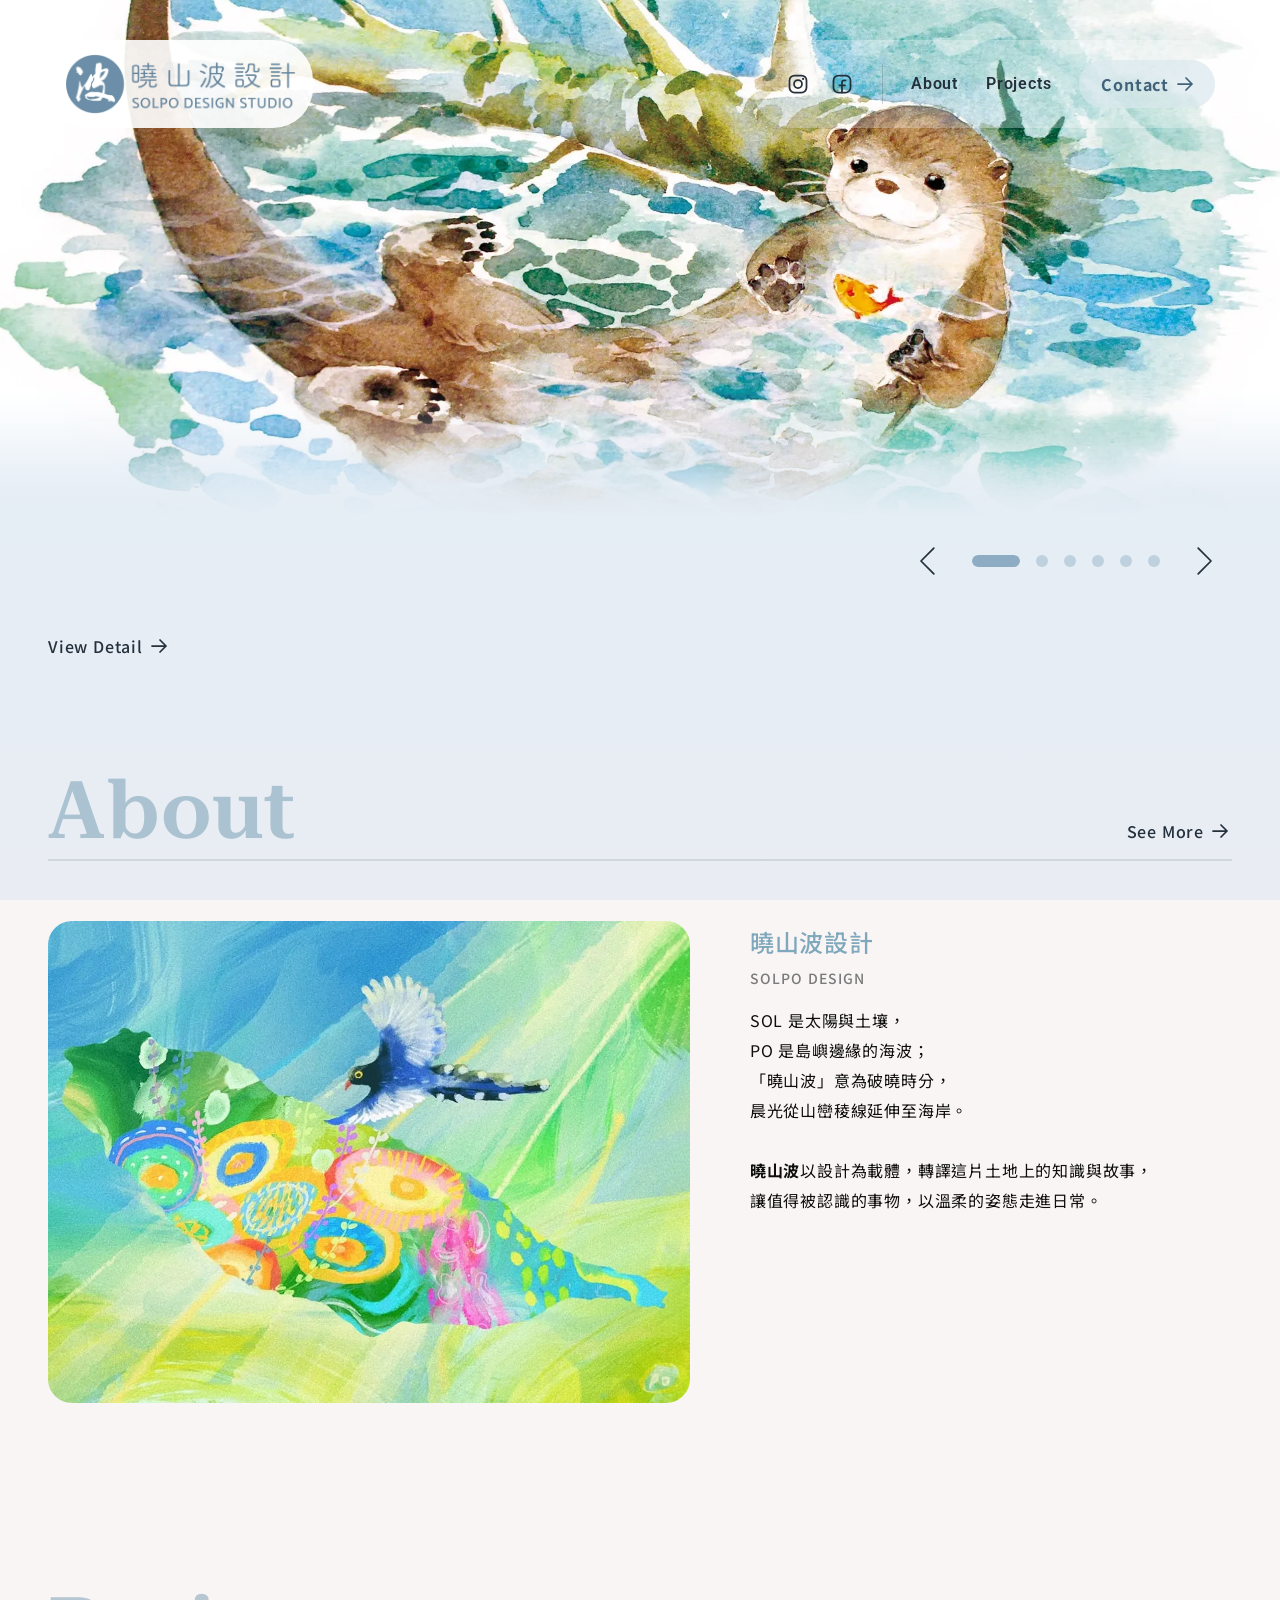
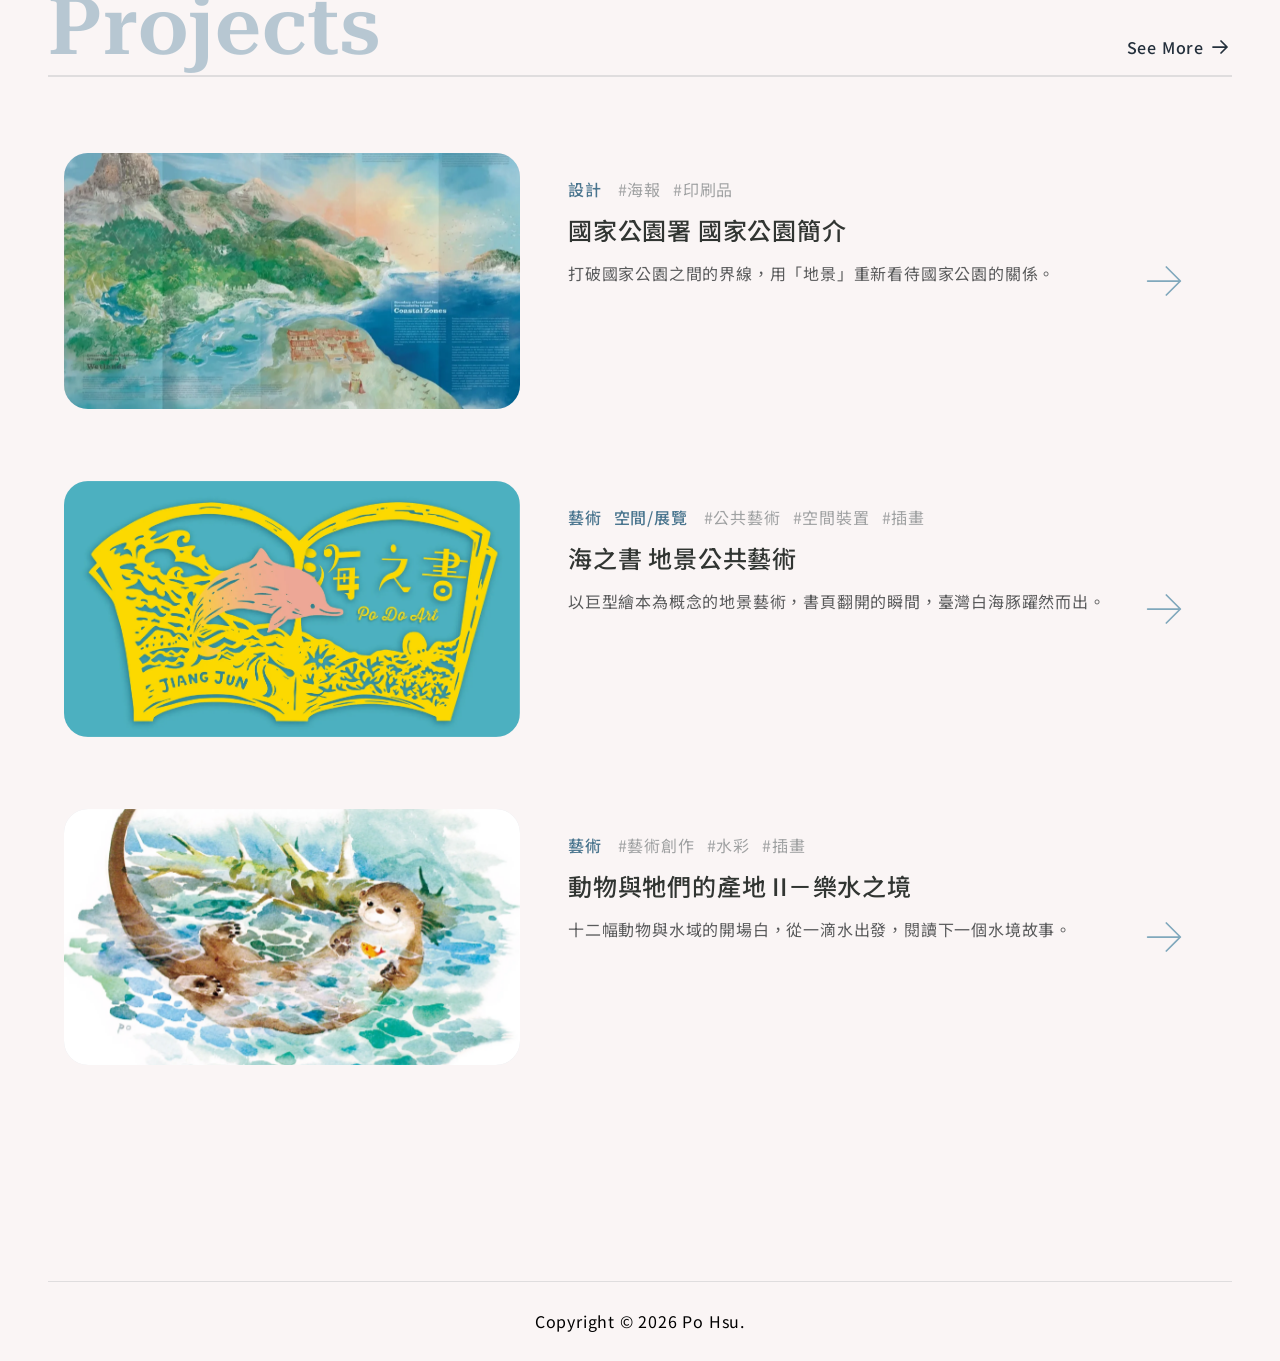
<file: index.html>
<!DOCTYPE html>
<html lang="zh-Hant-TW">
<head>
  <meta charset="UTF-8">
  <meta name="viewport" content="width=device-width, initial-scale=1.0">
  <title>曉山波 SOLPO Design Studio</title>
  <meta name="description" content="曉山波設計（SOLPO Design Studio）是一間跨領域創意設計所，以設計轉譯這片土地上的知識與故事，作品涵蓋展覽策劃、視覺設計、插畫繪本、藝術創作與教育推廣。">
  <link rel="canonical" href="https://www.solpoart.com/">
  <meta property="og:site_name" content="曉山波 SOLPO Design Studio">
  <meta property="og:type" content="website">
  <meta property="og:locale" content="zh_TW">
  <meta property="og:title" content="曉山波 SOLPO Design Studio">
  <meta property="og:description" content="曉山波以設計為載體，轉譯這片土地上的知識與故事">
  <meta property="og:url" content="https://www.solpoart.com/">
  <meta property="og:image" content="https://www.solpoart.com/assets/og-image.jpg">
  <meta property="og:image:width" content="1200">
  <meta property="og:image:height" content="630">
  <meta name="twitter:card" content="summary_large_image">
  <script type="application/ld+json">{"@context": "https://schema.org", "@type": "Organization", "name": "曉山波設計", "alternateName": ["SOLPO Design Studio", "曉山波", "SOLPO", "波多勞作", "PO DO ART"], "url": "https://www.solpoart.com/", "logo": "https://www.solpoart.com/assets/logo.webp", "image": "https://www.solpoart.com/assets/og-image.jpg", "email": "hello@solpoart.com", "description": "曉山波設計（SOLPO Design Studio）是一間跨領域創意設計所，以設計轉譯這片土地上的知識與故事，作品涵蓋展覽策劃、視覺設計、插畫繪本、藝術創作與教育推廣。", "sameAs": ["https://www.instagram.com/podoart/", "https://www.facebook.com/podo.tw/", "https://www.behance.net/podoart"], "address": {"@type": "PostalAddress", "addressCountry": "TW"}}</script>
  <link rel="icon" type="image/png" href="assets/favicon.png">
  <link rel="apple-touch-icon" href="assets/apple-touch-icon.png">
  <link rel="preconnect" href="https://fonts.googleapis.com">
  <link rel="preconnect" href="https://fonts.gstatic.com" crossorigin>
  <link href="https://fonts.googleapis.com/css2?family=Noto+Sans+TC:wght@400;500;700&family=Roboto:wght@600&family=Roboto+Serif:opsz,wght@8..144,600&display=swap" rel="stylesheet">
  <script src="js/intro.js?v=20261030a"></script>
  <link rel="stylesheet" href="css/main.css?v=20261030a">
</head>
<body data-page="home">
<!-- 頁面 Loader（動畫：Tail Spin，Sam Herbert svg-loaders，MIT License）-->
<div class="page-loader" role="status" aria-label="頁面載入中"><svg class="tail-spin" viewBox="0 0 38 38" aria-hidden="true"><defs><linearGradient id="ts-page" x1="8.042%" y1="0%" x2="65.682%" y2="23.865%"><stop stop-color="currentColor" stop-opacity="0" offset="0%"/><stop stop-color="currentColor" stop-opacity=".631" offset="63.146%"/><stop stop-color="currentColor" offset="100%"/></linearGradient></defs><g fill="none" fill-rule="evenodd"><g transform="translate(1 1)"><g class="ts-rot"><path d="M36 18c0-9.94-8.06-18-18-18" stroke="url(#ts-page)" stroke-width="2"/><circle fill="currentColor" cx="36" cy="18" r="1"/></g></g></g></svg><p>載入中</p></div>

<div data-slot="header"></div>

<main>
  <!-- ===== HERO 輪播（內容來自 js/projects-data.js 的 SITE_HERO）===== -->
  <section class="hero hero--below" aria-roledescription="carousel" aria-label="精選專案">
    <div class="hero-viewport"></div>
    <div class="hero-controls">
      <button class="btn-icon hero-prev" type="button" aria-label="上一張">
        <span data-icon="chevL"></span>
      </button>
      <div class="hero-dots"></div>
      <button class="btn-icon hero-next" type="button" aria-label="下一張">
        <span data-icon="chevR"></span>
      </button>
    </div>
  </section>

  <!-- ===== ABOUT ===== -->
  <section class="home-about container">
    <div class="title-bar">
      <h2>About</h2>
      <a class="btn-text-icon" href="about.html">See More<span class="icon-wrap"><span data-icon="arrow24"></span></span></a>
    </div>
    <div class="section-body block-info reveal">
      <img class="block-info-img" src="assets/solpo_taiwan.webp" alt="曉山波品牌形象照" width="1280" height="960" loading="lazy">
      <div class="block-info-text">
        <h3>曉山波設計<span class="en">SOLPO DESIGN</span></h3>
        <p>SOL 是太陽與土壤，<br>PO 是島嶼邊緣的海波；<br>「曉山波」意為破曉時分，<br>晨光從山巒稜線延伸至海岸。</p>
        <p><strong>曉山波</strong>以設計為載體，轉譯這片土地上的知識與故事，<br>讓值得被認識的事物，以溫柔的姿態走進日常。</p>
      </div>
    </div>
  </section>

  <!-- ===== PROJECTS（js/projects-data.js 前 3 個）===== -->
  <section class="home-projects container">
    <div class="title-bar">
      <h2>Projects</h2>
      <a class="btn-text-icon" href="projects.html">See More<span class="icon-wrap"><span data-icon="arrow24"></span></span></a>
    </div>
    <div class="section-body card-list js-home-projects"></div>
  </section>
</main>

<div data-slot="footer"></div>

<script src="js/projects-data.js?v=20261019d"></script>
<script src="js/main.js?v=20261030a"></script>
</body>
</html>
</file>
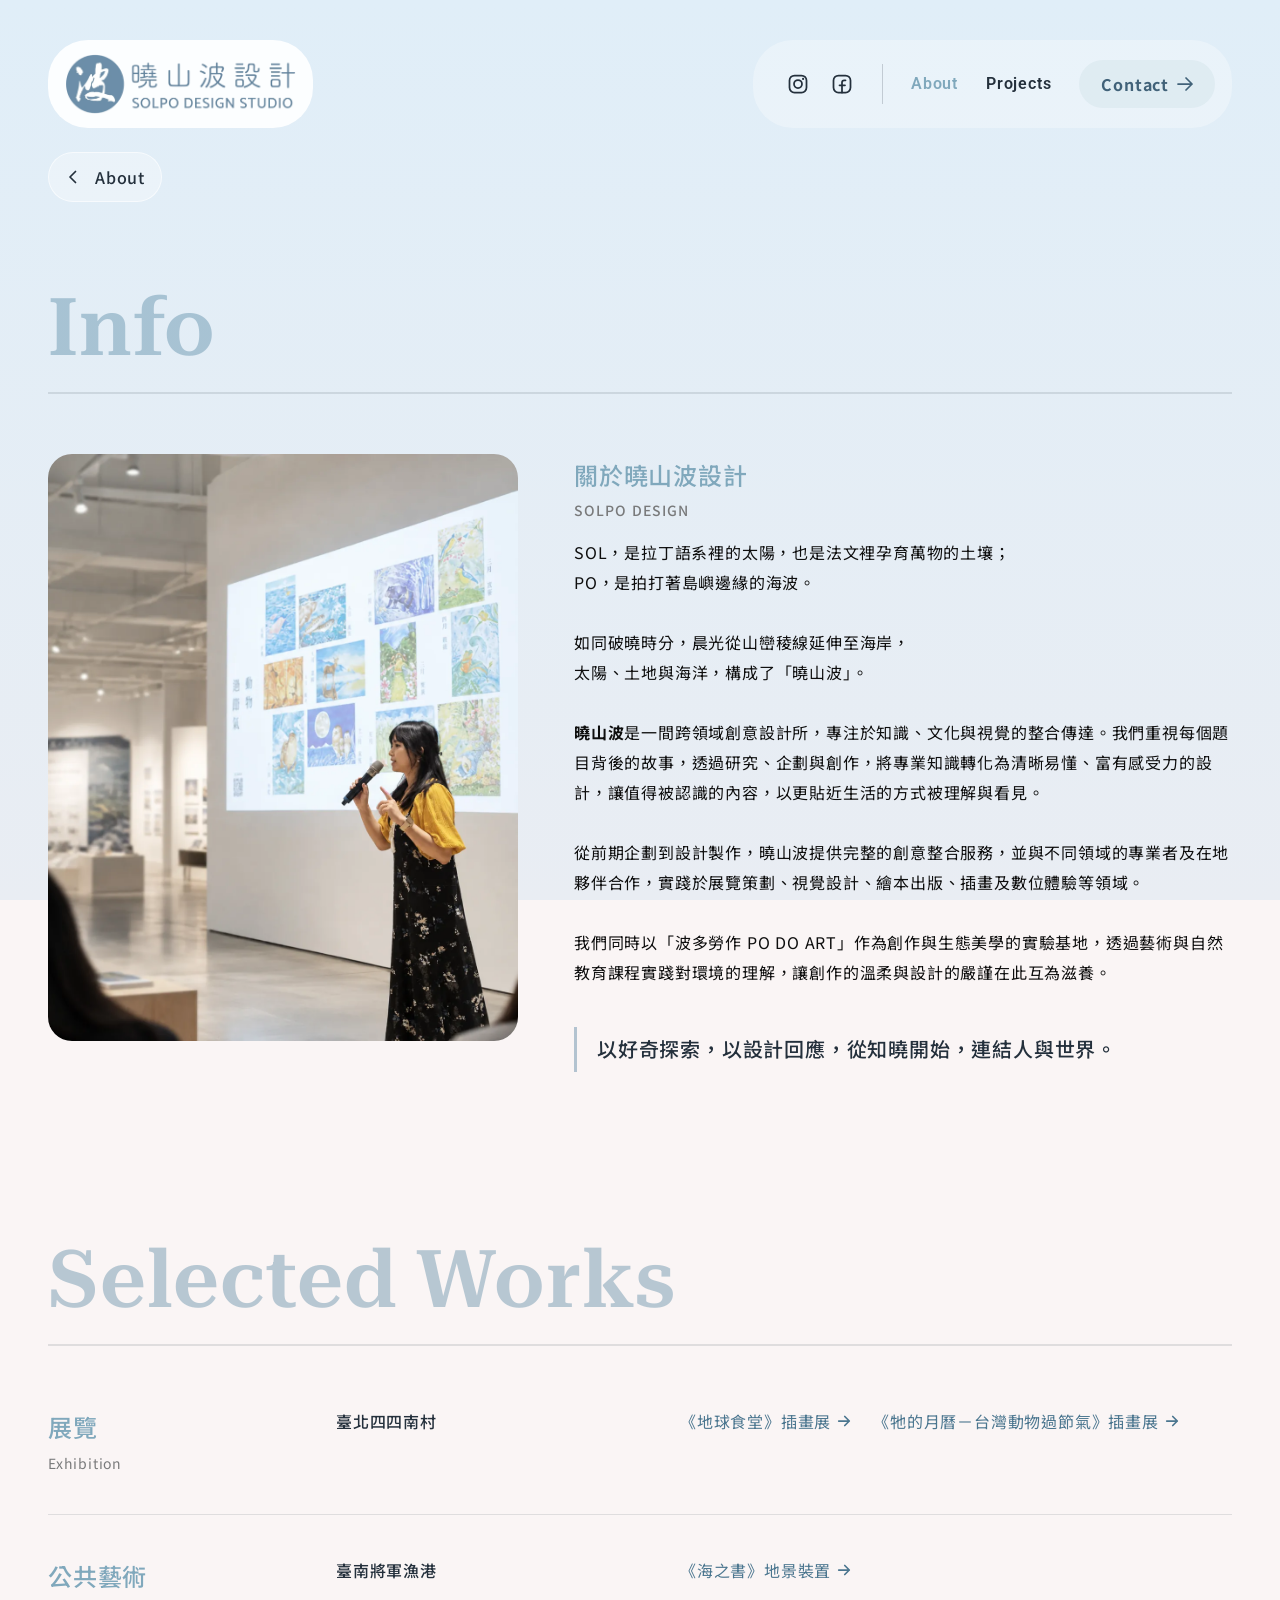
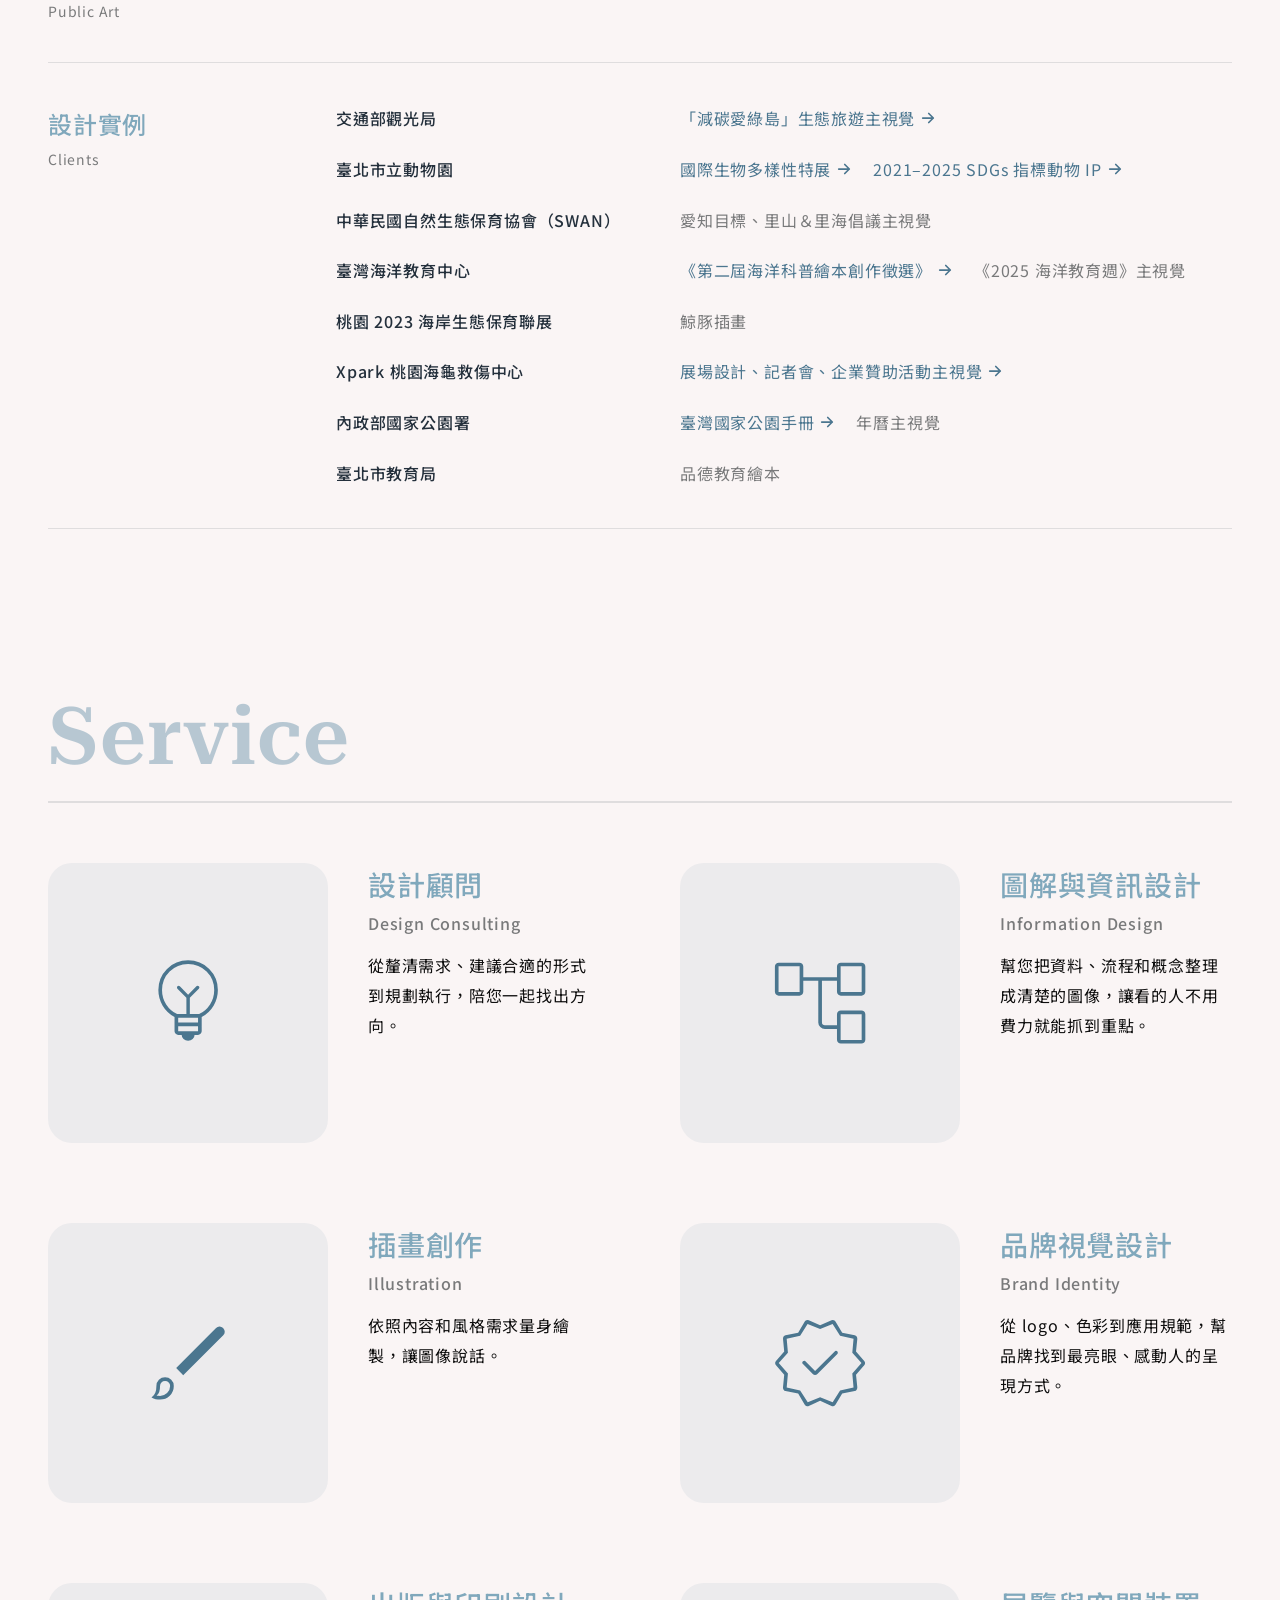
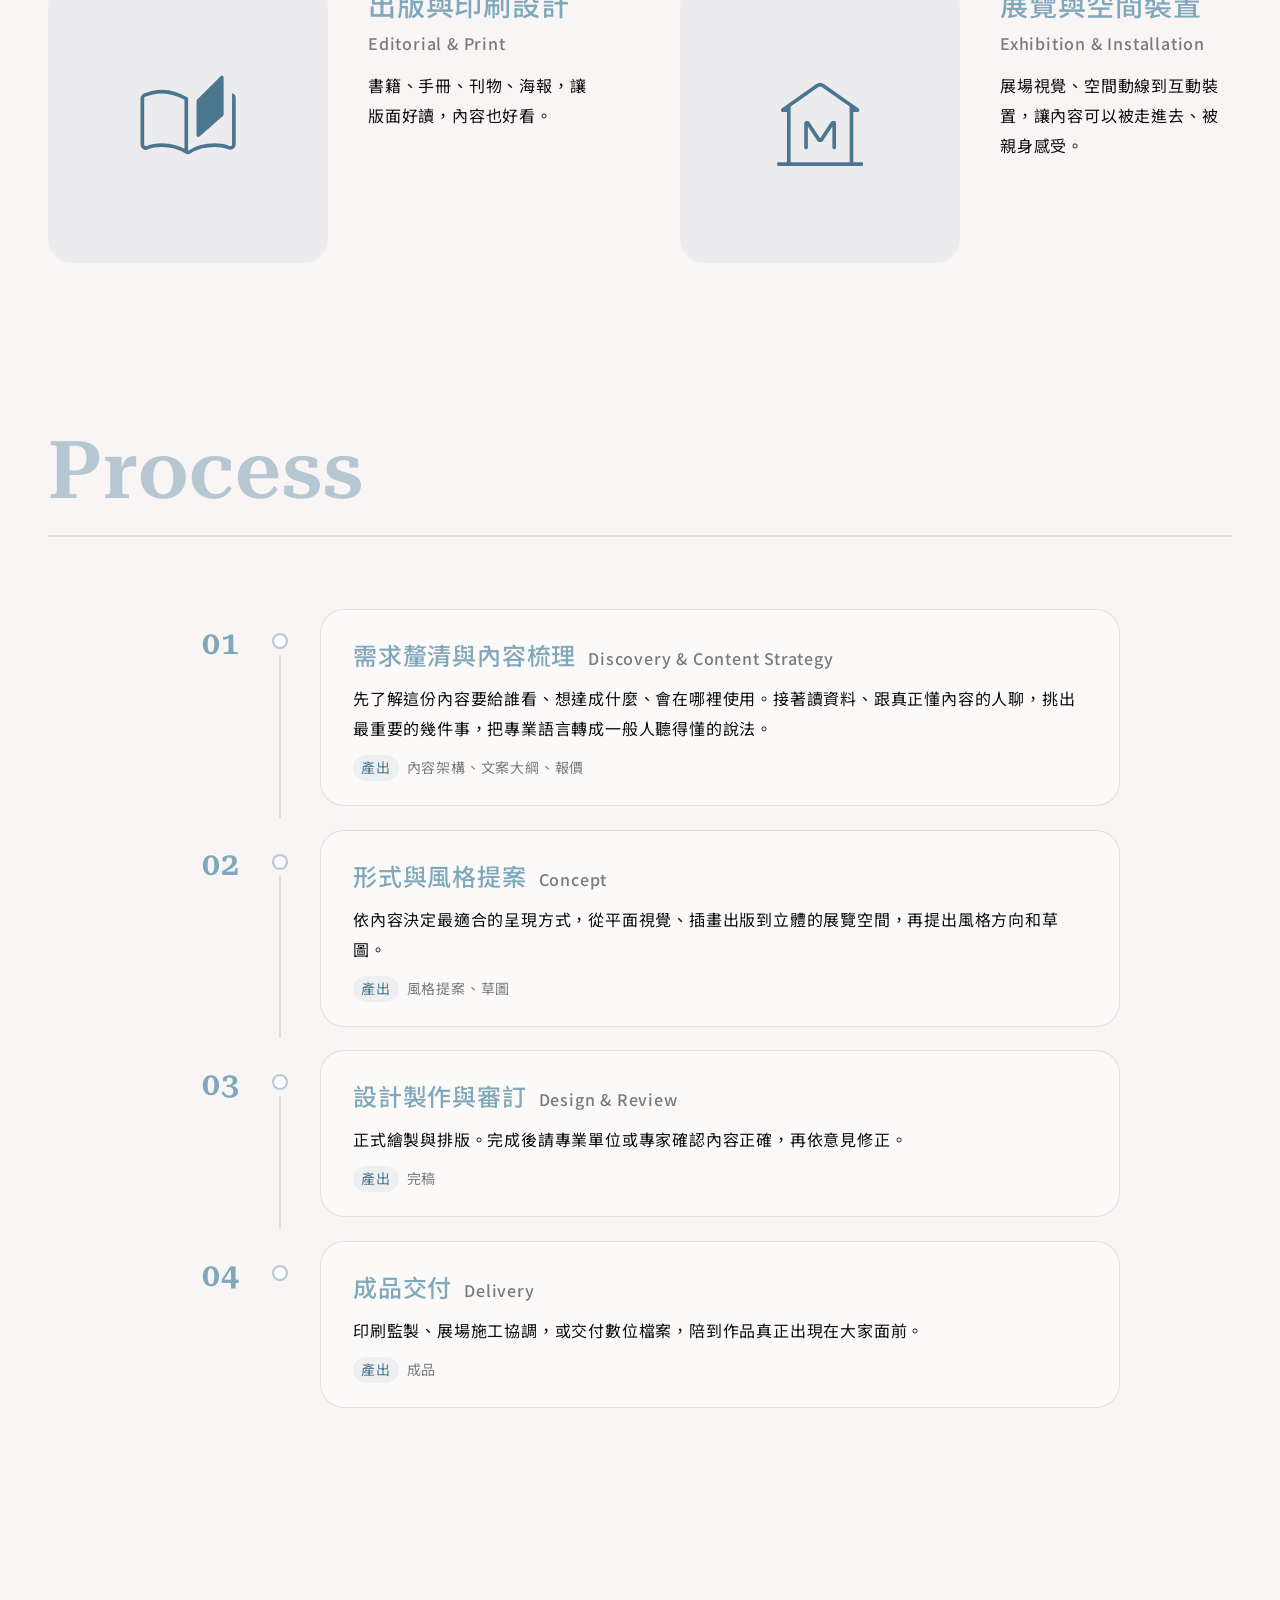
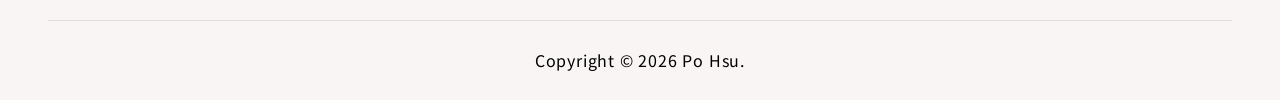
<file: about.html>
<!DOCTYPE html>
<html lang="zh-Hant-TW">
<head>
  <meta charset="UTF-8">
  <meta name="viewport" content="width=device-width, initial-scale=1.0">
  <title>About｜曉山波 SOLPO Design Studio</title>
  <meta name="description" content="關於曉山波設計：SOL 是太陽與土壤，PO 是島嶼邊緣的海波。我們以設計轉譯知識與故事，提供設計顧問、圖解與資訊設計、插畫創作、品牌視覺、出版印刷與展覽空間設計。">
  <link rel="canonical" href="https://www.solpoart.com/about.html">
  <meta property="og:site_name" content="曉山波 SOLPO Design Studio">
  <meta property="og:type" content="website">
  <meta property="og:locale" content="zh_TW">
  <meta property="og:title" content="About｜曉山波 SOLPO Design Studio">
  <meta property="og:description" content="曉山波以設計為載體，轉譯這片土地上的知識與故事">
  <meta property="og:url" content="https://www.solpoart.com/about.html">
  <meta property="og:image" content="https://www.solpoart.com/assets/og-image.jpg">
  <meta property="og:image:width" content="1200">
  <meta property="og:image:height" content="630">
  <meta name="twitter:card" content="summary_large_image">
  <link rel="icon" type="image/png" href="assets/favicon.png">
  <link rel="apple-touch-icon" href="assets/apple-touch-icon.png">
  <link rel="preconnect" href="https://fonts.googleapis.com">
  <link rel="preconnect" href="https://fonts.gstatic.com" crossorigin>
  <link href="https://fonts.googleapis.com/css2?family=Noto+Sans+TC:wght@400;500;700&family=Roboto:wght@600&family=Roboto+Serif:opsz,wght@8..144,600&display=swap" rel="stylesheet">
  <script src="js/intro.js?v=20261030a"></script>
  <link rel="stylesheet" href="css/main.css?v=20261030a">
</head>
<body data-page="about">
<!-- 頁面 Loader（動畫：Tail Spin，Sam Herbert svg-loaders，MIT License）-->
<div class="page-loader" role="status" aria-label="頁面載入中"><svg class="tail-spin" viewBox="0 0 38 38" aria-hidden="true"><defs><linearGradient id="ts-page" x1="8.042%" y1="0%" x2="65.682%" y2="23.865%"><stop stop-color="currentColor" stop-opacity="0" offset="0%"/><stop stop-color="currentColor" stop-opacity=".631" offset="63.146%"/><stop stop-color="currentColor" offset="100%"/></linearGradient></defs><g fill="none" fill-rule="evenodd"><g transform="translate(1 1)"><g class="ts-rot"><path d="M36 18c0-9.94-8.06-18-18-18" stroke="url(#ts-page)" stroke-width="2"/><circle fill="currentColor" cx="36" cy="18" r="1"/></g></g></g></svg><p>載入中</p></div>

<div data-slot="header"></div>

<main class="page">
  <div class="container">
    <a class="btn-back" href="index.html"><span class="icon-wrap"><span data-icon="chevL24"></span></span><span>About</span></a>
  </div>

  <!-- ===== INFO ===== -->
  <section class="about-info container">
    <div class="title-bar"><h2>Info</h2></div>
    <div class="section-body info-grid">
      <img class="info-img reveal" src="assets/info.webp" alt="曉山波設計" width="1078" height="1347" loading="lazy">
      <div class="info-text info-block reveal">
        <h3>關於曉山波設計<span class="en">SOLPO DESIGN</span></h3>
        <p>SOL，是拉丁語系裡的太陽，也是法文裡孕育萬物的土壤；<br>PO，是拍打著島嶼邊緣的海波。</p>
        <p>如同破曉時分，晨光從山巒稜線延伸至海岸，<br>太陽、土地與海洋，構成了「曉山波」。</p>
        <p><strong>曉山波</strong>是一間跨領域創意設計所，專注於知識、文化與視覺的整合傳達。我們重視每個題目背後的故事，透過研究、企劃與創作，將專業知識轉化為清晰易懂、富有感受力的設計，讓值得被認識的內容，以更貼近生活的方式被理解與看見。</p>
        <p>從前期企劃到設計製作，曉山波提供完整的創意整合服務，並與不同領域的專業者及在地夥伴合作，實踐於展覽策劃、視覺設計、繪本出版、插畫及數位體驗等領域。</p>
        <p>我們同時以「波多勞作 PO DO ART」作為創作與生態美學的實驗基地，透過藝術與自然教育課程實踐對環境的理解，讓創作的溫柔與設計的嚴謹在此互為滋養。</p>
        <p class="info-motto">以好奇探索，以設計回應，從知曉開始，連結人與世界。</p>
      </div>
    </div>
  </section>

  <!-- ===== SELECTED WORKS 經歷（有專案頁的案名連到專案）===== -->
  <section class="about-works container">
    <div class="title-bar"><h2>Selected Works</h2></div>
    <div class="section-body works-groups">
    <div class="works-group">
      <div class="works-label"><span class="zh">展覽</span><span class="en">Exhibition</span></div>
      <ul class="works-list">
        <li class="works-item reveal"><span class="works-client">臺北四四南村</span><span class="works-names"><a class="works-link" href="project.html?id=earth_diner">《地球食堂》插畫展<span data-icon="arrow24"></span></a><a class="works-link" href="project.html?id=taiwanese_animals_calendar">《牠的月曆－台灣動物過節氣》插畫展<span data-icon="arrow24"></span></a></span></li>
      </ul>
    </div>
    <div class="works-group">
      <div class="works-label"><span class="zh">公共藝術</span><span class="en">Public Art</span></div>
      <ul class="works-list">
        <li class="works-item reveal"><span class="works-client">臺南將軍漁港</span><span class="works-names"><a class="works-link" href="project.html?id=book_of_ocean">《海之書》地景裝置<span data-icon="arrow24"></span></a></span></li>
      </ul>
    </div>
    <div class="works-group">
      <div class="works-label"><span class="zh">設計實例</span><span class="en">Clients</span></div>
      <ul class="works-list">
        <li class="works-item reveal"><span class="works-client">交通部觀光局</span><span class="works-names"><a class="works-link" href="project.html?id=green_island_eco_tourism">「減碳愛綠島」生態旅遊主視覺<span data-icon="arrow24"></span></a></span></li>
        <li class="works-item reveal"><span class="works-client">臺北市立動物園</span><span class="works-names"><a class="works-link" href="project.html?id=travel_with_animals">國際生物多樣性特展<span data-icon="arrow24"></span></a><a class="works-link" href="project.html?id=biodiversity_day">2021–2025 SDGs 指標動物 IP<span data-icon="arrow24"></span></a></span></li>
        <li class="works-item reveal"><span class="works-client">中華民國自然生態保育協會（SWAN）</span><span class="works-names"><span>愛知目標、里山＆里海倡議主視覺</span></span></li>
        <li class="works-item reveal"><span class="works-client">臺灣海洋教育中心</span><span class="works-names"><a class="works-link" href="project.html?id=ocean_picture_book_contest">《第二屆海洋科普繪本創作徵選》<span data-icon="arrow24"></span></a><span>《2025 海洋教育週》主視覺</span></span></li>
        <li class="works-item reveal"><span class="works-client">桃園 2023 海岸生態保育聯展</span><span class="works-names"><span>鯨豚插畫</span></span></li>
        <li class="works-item reveal"><span class="works-client">Xpark 桃園海龜救傷中心</span><span class="works-names"><a class="works-link" href="project.html?id=xpark_sea_turtle_rescue">展場設計、記者會、企業贊助活動主視覺<span data-icon="arrow24"></span></a></span></li>
        <li class="works-item reveal"><span class="works-client">內政部國家公園署</span><span class="works-names"><a class="works-link" href="project.html?id=national_park_intro">臺灣國家公園手冊<span data-icon="arrow24"></span></a><span>年曆主視覺</span></span></li>
        <li class="works-item reveal"><span class="works-client">臺北市教育局</span><span class="works-names"><span>品德教育繪本</span></span></li>
      </ul>
    </div>
    </div>
  </section>

  <!-- ===== SERVICE（圖片待補，目前用色塊佔位）===== -->
  <section class="about-service container">
    <div class="title-bar"><h2>Service</h2></div>
    <div class="section-body service-grid">
      <div class="block-service reveal">
        <div class="service-icon" data-icon-name="emoji_objects"><svg viewBox="0 -960 960 960" aria-hidden="true" class="fx-bulb"><line class="fx ray" style="--d:0.00s" x1="480" y1="-900" x2="480" y2="-980"/><line class="fx ray" style="--d:0.06s" x1="692" y1="-812" x2="749" y2="-869"/><line class="fx ray" style="--d:0.12s" x1="268" y1="-812" x2="211" y2="-869"/><line class="fx ray" style="--d:0.18s" x1="775" y1="-652" x2="854" y2="-666"/><line class="fx ray" style="--d:0.24s" x1="185" y1="-652" x2="106" y2="-666"/><path d="M480-164.61q-23.15 0-38.65-13.39-15.5-13.38-15.35-34.08h-29.38q-11.52 0-21.15-9.62-9.62-9.63-9.62-21.15v-120.69q-66-36.84-100.93-97.31Q230-521.31 230-590q0-104.85 72.58-177.42Q375.15-840 480-840t177.42 72.58Q730-694.85 730-590q0 68.69-34.78 129.2-34.78 60.51-101.07 97.26v120.69q0 11.52-9.62 21.15-9.63 9.62-21.15 9.62H534q.15 20.7-15.35 34.08-15.5 13.39-38.65 13.39Zm-83.38-78.24h166.76v-42.46H396.62v42.46Zm0-73.23h166.76v-40.77H396.62v40.77Zm-9-71.54h77.84v-138.53L390-601.62q-3.92-3.92-3.81-9.34.12-5.42 4.43-10.12 4.3-4.69 9.73-4.69 5.42 0 10.11 4.69L480-551.31l69.77-69.77q3.92-3.92 9.73-4.19 5.81-.27 10.5 4.42 4.69 4.7 4.69 10 0 5.31-4.69 9.23l-75.46 75.47v138.53h77.84q56.93-26.46 91.89-80.84 34.96-54.39 34.96-121.53 0-91.63-63.81-155.43-63.8-63.81-155.42-63.81-91.62 0-155.42 63.81-63.81 63.8-63.81 155.43 0 67.14 34.96 121.53 34.96 54.38 91.89 80.84ZM480-551.31Zm0-47.23Z"/></svg></div>
        <div class="block-service-text">
          <h3 class="block-service-name"><span class="zh">設計顧問</span><span class="en">Design Consulting</span></h3>
          <p>從釐清需求、建議合適的形式到規劃執行，陪您一起找出方向。</p>
        </div>
      </div>
      <div class="block-service reveal">
        <div class="service-icon" data-icon-name="account_tree"><svg viewBox="0 -960 960 960" aria-hidden="true" class="fx-tree"><rect class="fx node" style="--d:0s" x="131" y="-789" width="177" height="216" rx="24"/><rect class="fx node" style="--d:.2s" x="652" y="-789" width="177" height="216" rx="24"/><rect class="fx node" style="--d:.4s" x="652" y="-387" width="177" height="216" rx="24"/><path d="M621.69-172.31v-90.38H520q-22.44 0-38.91-16.09-16.47-16.09-16.47-39.3v-349.23H338.54V-575q0 13.98-9.55 23.14-9.55 9.17-22.76 9.17H132.31q-13.21 0-22.76-9.17Q100-561.02 100-575v-212.69q0-13.21 9.55-22.76t22.76-9.55h173.92q13.21 0 22.76 9.55t9.55 22.76v89.61h283.15v-89.61q0-13.21 9.55-22.76T654-820h173.69q13.21 0 22.76 9.55t9.55 22.76V-575q0 13.98-9.55 23.14-9.55 9.17-22.76 9.17H654q-13.21 0-22.76-9.17-9.55-9.16-9.55-23.14v-92.31H495.38v349.23q0 10.77 6.93 17.7 6.92 6.92 17.69 6.92h101.69v-92.31q0-13.21 9.55-22.76t22.76-9.55h173.69q13.21 0 22.76 9.55t9.55 22.76v213.46q0 13.21-9.55 22.76T827.69-140H654q-13.21 0-22.76-9.55t-9.55-22.76ZM130.77-789.23v215.77-215.77Zm521.69 401.92v216.54-216.54Zm0-401.92v215.77-215.77Zm0 215.77h176.77v-215.77H652.46v215.77Zm0 402.69h176.77v-216.54H652.46v216.54ZM130.77-573.46h177v-215.77h-177v215.77Z"/></svg></div>
        <div class="block-service-text">
          <h3 class="block-service-name"><span class="zh">圖解與資訊設計</span><span class="en">Information Design</span></h3>
          <p>幫您把資料、流程和概念整理成清楚的圖像，讓看的人不用費力就能抓到重點。</p>
        </div>
      </div>
      <div class="block-service reveal">
        <div class="service-icon" data-icon-name="brush"><svg viewBox="0 -960 960 960" aria-hidden="true" class="fx-brush"><path class="fx stroke" d="M120 -96 q55 -55 110 0 t110 0 t110 0"/><g class="fx brush-body"><path d="M244.23-173.92q-18.74 0-37.06-3.43-18.32-3.42-34.86-13.27 24.23-18.15 32.69-41.53 8.46-23.39 8.46-55.47 0-30.8 20.97-51.74 20.97-20.95 51.81-20.95 30.84 0 52.11 20.95 21.27 20.94 21.27 51.74 0 49.04-33.68 81.37-33.67 32.33-81.71 32.33Zm0-30.77q33.46 0 59.04-24.1 25.58-24.09 25.58-58.83 0-17.69-12.12-29.8-12.11-12.12-30.74-12.12-18.62 0-30.19 12.12-11.57 12.11-11.57 29.8 0 30.54-6.96 49.43-6.96 18.88-22.27 29.81 4.46 1 14.23 2.34 9.77 1.35 15 1.35Zm194.62-172.39L379.62-439l335.23-335.23q11.69-12.46 28.69-12.96T774-774.23l1.31.54q12.69 13.46 12.57 30.19-.11 16.73-12.57 29.96L438.85-377.08Zm-152.7 89.46Z"/></g></svg></div>
        <div class="block-service-text">
          <h3 class="block-service-name"><span class="zh">插畫創作</span><span class="en">Illustration</span></h3>
          <p>依照內容和風格需求量身繪製，讓圖像說話。</p>
        </div>
      </div>
      <div class="block-service reveal">
        <div class="service-icon" data-icon-name="verified"><svg viewBox="0 -960 960 960" aria-hidden="true" class="fx-badge"><g class="fx badge-body"><path d="M349.69 -132.46l-54.31-92.16-106.3-21.15q-10.23-2-16.2-11.23-5.96-9.23-4.73-19.46l10.16-105.39-69-79.69q-7.23-7.23-7.23-18.46t7.23-18.46l69-79.46-10.16-105.39q-1.23-10.23 4.73-19.46 5.97-9.23 16.2-11.23l106.3-21.15 54.31-92.39q5.23-9.23 15.08-12.84 9.85-3.62 20.08.61L480-797.23l95.92-42.54q9.46-4.23 19.31-.73 9.85 3.5 15.08 12.73l55.31 92.62L770.92-714q10.23 2 16.2 11.23 5.96 9.23 5.5 19.46l-10.93 105.39 69 79.46q7.23 7.23 7.23 18.46t-7.23 18.46l-69 79.69 10.93 105.39q.46 10.23-5.5 19.46-5.97 9.23-16.2 11.23l-105.3 21.15-55.31 92.39q-5.23 9.23-15.08 12.73t-19.31-.73L480-162.77l-95.15 42.54q-10.23 4.23-20.08.61-9.85-3.61-15.08-12.84Zm26.39-18.85L480-194l105.38 42.69L647.77-249l113.15-26.92-10.46-116.7L827.62-480l-77.16-87.85 10.46-117.46L647.77-711l-62.85-97.69L480-766l-105.38-42.69L312.23-711l-113.15 25.69 10.46 117.46L132.38-480l77.16 87.38-10.46 117.16L312.23-249l63.85 97.69Z"/></g><path class="fx check" d="m437.77-413.77-79.15-80.61q-4.39-4.62-11.24-5-6.84-.39-11.46 4-6.15 5.38-6.15 11.84t6.15 11.85l82.39 82.15q8.23 9 19.07 9 10.85 0 19.85-9l167.62-166.61q3.61-4.39 4-11.23.38-6.85-5-12-4.39-4.16-10.73-3.66-6.35.5-10.5 4.66L437.77-413.77Z"/></svg></div>
        <div class="block-service-text">
          <h3 class="block-service-name"><span class="zh">品牌視覺設計</span><span class="en">Brand Identity</span></h3>
          <p>從 logo、色彩到應用規範，幫品牌找到最亮眼、感動人的呈現方式。</p>
        </div>
      </div>
      <div class="block-service reveal">
        <div class="service-icon" data-icon-name="auto_stories"><svg viewBox="0 -960 960 960" aria-hidden="true" class="fx-book"><path d="M478.41-218.69q-5.05 0-10.46-1.12-5.41-1.11-9.64-4.34-44.77-27.47-94.77-41.66Q313.54-280 260-280q-31.23 0-61.35 5.23Q168.54-269.54 140-258q-21.77 8.69-40.88-4.85Q80-276.38 80-300.15v-385.08q0-14.85 8.19-26.77t21.5-16.92q35.23-15.54 73.31-23.31 38.08-7.77 77-7.77 58.77 0 113.88 18.08Q429-723.85 480-694.13v445.51q50.23-32.61 106.62-47.38Q643-310.77 700-310.77q32.92 0 63.5 4.31t62.65 17.84q8.47 2.31 15.77 0 7.31-2.3 7.31-12.3v-430.39q3.28.63 6.14 2.08 2.86 1.46 5.71 3.38 9.23 5.23 14.07 14.39 4.85 9.16 4.85 20.08v389.69q0 23.77-20.27 36.92-20.27 13.16-44.35 5.23-27.76-10.77-56.73-15.61Q729.69-280 700-280q-53.64 0-105.51 14.19-51.87 14.19-96.64 41.66-4 3.51-9.2 4.48-5.2.98-10.24.98ZM449.23-264v-412.08q-43.23-25.15-92.46-39.15t-96.77-14q-41.62 0-75.58 8.08-33.96 8.07-59.04 18.22-6.15 2.31-10.38 6.54t-4.23 10.38v385.86q0 10.77 7.31 12.69 7.3 1.92 15.77-1.16 24.23-10.07 55.5-16.11 31.27-6.04 71.15-6.04 57.58 0 107.19 14.12 49.62 14.11 81.54 32.65Zm0 0v-412.08V-264Z"/><path class="fx page" d="M575.77 -366.69q-7.23 6-16.12 2.5-8.88-3.5-8.88-13.5v-288.53q0-2.18 1-5.06 1-2.88 3-5.03l198.46-198.46q7-7 16.12-3.2 9.11 3.8 9.11 13.2v312.46q0 3-1.04 5.42-1.05 2.41-3.19 4.81L575.77-366.69Z"/></svg></div>
        <div class="block-service-text">
          <h3 class="block-service-name"><span class="zh">出版與印刷設計</span><span class="en">Editorial &amp; Print</span></h3>
          <p>書籍、手冊、刊物、海報，讓版面好讀，內容也好看。</p>
        </div>
      </div>
      <div class="block-service reveal">
        <div class="service-icon" data-icon-name="museum"><svg viewBox="0 -960 960 960" aria-hidden="true" class="fx-museum"><g transform="translate(260 -880) scale(.7)"><path class="fx spark" style="--d:0s" d="M0 -60 Q8 -8 60 0 Q8 8 0 60 Q-8 8 -60 0 Q-8 -8 0 -60Z"/></g><g transform="translate(480 -925)"><path class="fx spark" style="--d:.25s" d="M0 -60 Q8 -8 60 0 Q8 8 0 60 Q-8 8 -60 0 Q-8 -8 0 -60Z"/></g><g transform="translate(700 -880) scale(.7)"><path class="fx spark" style="--d:.5s" d="M0 -60 Q8 -8 60 0 Q8 8 0 60 Q-8 8 -60 0 Q-8 -8 0 -60Z"/></g><path d="M120-120v-30.77h81.46v-423.31h-36.31q-6.12 0-10.25-4.52-4.13-4.53-4.13-10.09 0-5.12 2.4-9.39 2.4-4.27 6.21-6.84l288.7-203.39q7.15-5 15.23-7.61 8.08-2.62 16.51-2.62 8.43 0 16.65 2.62 8.22 2.61 15.45 7.61l288.7 203.39q4.1 2.76 6.35 6.91 2.26 4.15 2.26 9.55 0 6.13-3.91 10.25-3.91 4.13-9.7 4.13h-36.85v423.31H840V-120H120Zm608-30.77v-468.08L493.85-782.92q-6.16-4.62-13.85-4.62-7.69 0-13.85 4.62L232.23-618.85v468.08H728ZM480-320.92q6.77 0 13-2.62 6.23-2.61 10.46-8.84l79.69-119.54v176.3q0 6.54 4.49 10.97 4.48 4.42 11.11 4.42 6.63 0 10.9-4.42 4.27-4.43 4.27-10.97v-206.23q0-7.56-4.5-11.89-4.51-4.34-11.15-4.34h-13.35q-3.69 0-7.26 1.97-3.58 1.97-5.97 5.42L480-353.46l-90.69-136.77q-3.46-3.92-6.96-5.89-3.49-1.96-8.23-1.96h-8.76q-7.85 0-13.45 5.65-5.6 5.66-5.6 13.28v203.53q0 6.54 4.48 10.97 4.49 4.42 11.12 4.42 6.63 0 10.9-4.42 4.27-4.43 4.27-10.97v-176.3l79.46 119.3q3.77 6.24 10.44 8.97 6.67 2.73 13.02 2.73Zm248 170.15H232.23 728Z"/></svg></div>
        <div class="block-service-text">
          <h3 class="block-service-name"><span class="zh">展覽與空間裝置</span><span class="en">Exhibition &amp; Installation</span></h3>
          <p>展場視覺、空間動線到互動裝置，讓內容可以被走進去、被親身感受。</p>
        </div>
      </div>
    </div>
  </section>

  <!-- ===== PROCESS（直式流程示意，參考作品集 Experience 時間軸）===== -->
  <section class="about-process container">
    <div class="title-bar"><h2>Process</h2></div>
    <ol class="section-body process-list" aria-label="合作流程">
      <li class="process-item reveal">
        <span class="process-num">01</span>
        <span class="process-spine" aria-hidden="true"><span class="process-dot"></span><span class="process-line"></span></span>
        <div class="process-card">
          <h3 class="process-name"><span class="zh">需求釐清與內容梳理</span><span class="en">Discovery &amp; Content Strategy</span></h3>
          <p class="process-desc">先了解這份內容要給誰看、想達成什麼、會在哪裡使用。接著讀資料、跟真正懂內容的人聊，挑出最重要的幾件事，把專業語言轉成一般人聽得懂的說法。</p>
          <p class="process-output"><span>產出</span>內容架構、文案大綱、報價</p>
        </div>
      </li>
      <li class="process-item reveal">
        <span class="process-num">02</span>
        <span class="process-spine" aria-hidden="true"><span class="process-dot"></span><span class="process-line"></span></span>
        <div class="process-card">
          <h3 class="process-name"><span class="zh">形式與風格提案</span><span class="en">Concept</span></h3>
          <p class="process-desc">依內容決定最適合的呈現方式，從平面視覺、插畫出版到立體的展覽空間，再提出風格方向和草圖。</p>
          <p class="process-output"><span>產出</span>風格提案、草圖</p>
        </div>
      </li>
      <li class="process-item reveal">
        <span class="process-num">03</span>
        <span class="process-spine" aria-hidden="true"><span class="process-dot"></span><span class="process-line"></span></span>
        <div class="process-card">
          <h3 class="process-name"><span class="zh">設計製作與審訂</span><span class="en">Design &amp; Review</span></h3>
          <p class="process-desc">正式繪製與排版。完成後請專業單位或專家確認內容正確，再依意見修正。</p>
          <p class="process-output"><span>產出</span>完稿</p>
        </div>
      </li>
      <li class="process-item reveal">
        <span class="process-num">04</span>
        <span class="process-spine" aria-hidden="true"><span class="process-dot"></span><span class="process-line"></span></span>
        <div class="process-card">
          <h3 class="process-name"><span class="zh">成品交付</span><span class="en">Delivery</span></h3>
          <p class="process-desc">印刷監製、展場施工協調，或交付數位檔案，陪到作品真正出現在大家面前。</p>
          <p class="process-output"><span>產出</span>成品</p>
        </div>
      </li>
    </ol>
  </section>
</main>

<div data-slot="footer"></div>

<script src="js/projects-data.js?v=20261019d"></script>
<script src="js/main.js?v=20261030a"></script>
</body>
</html>
</file>
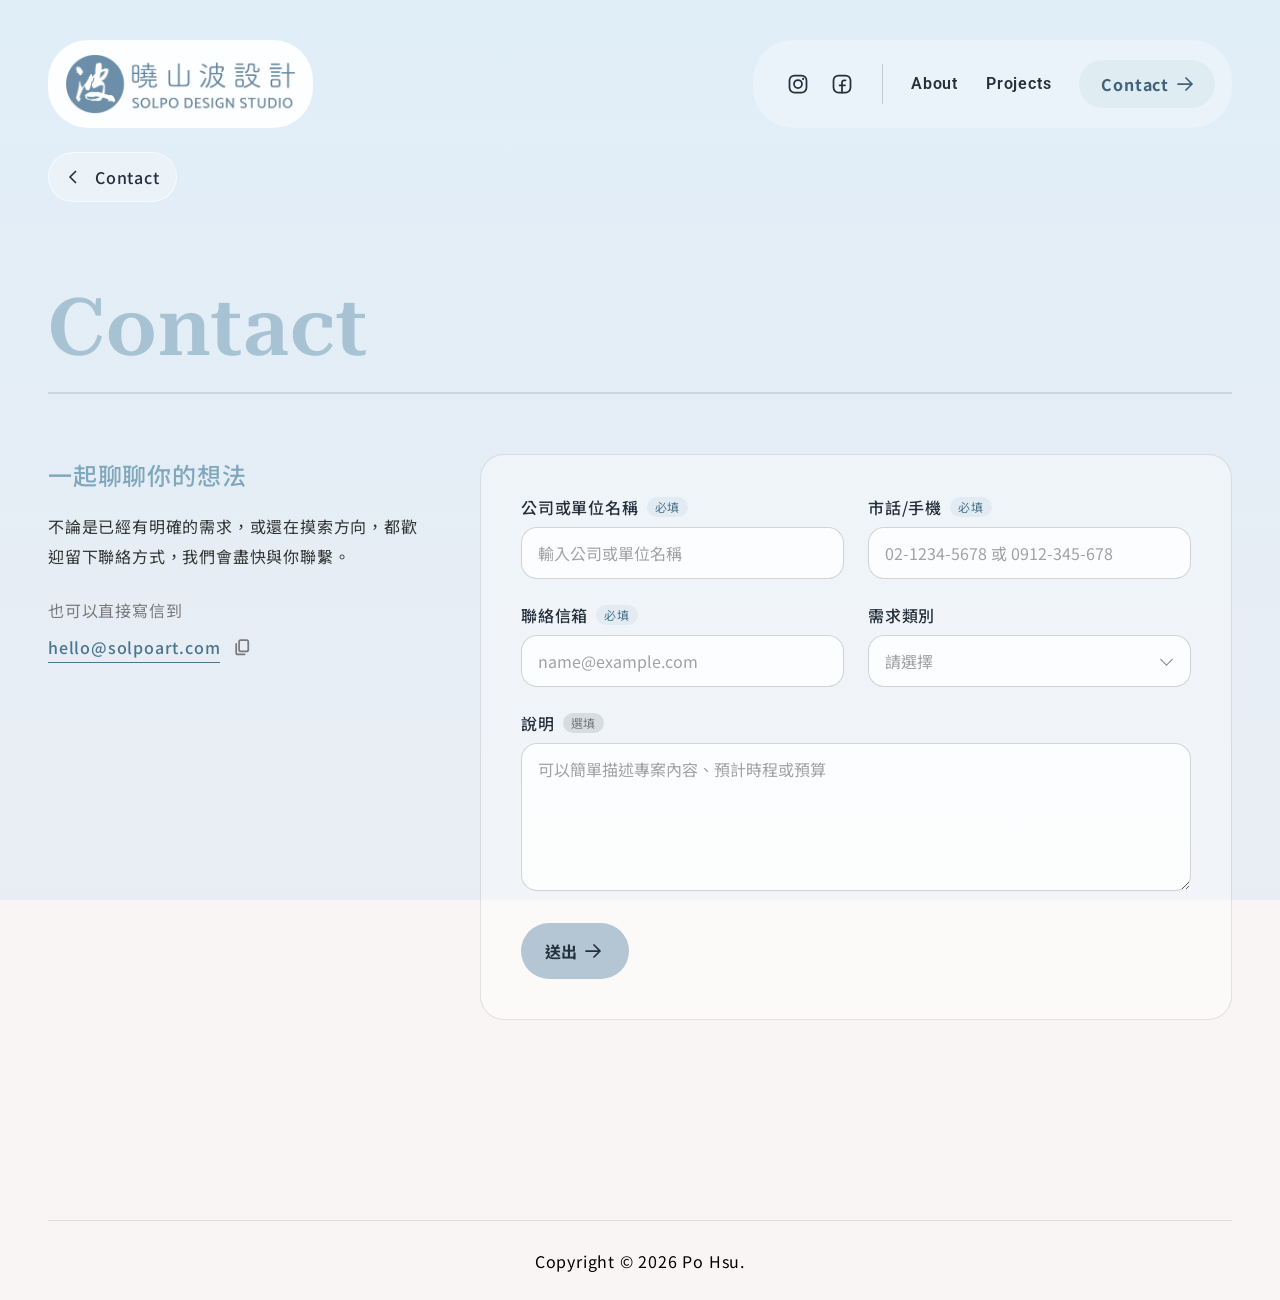
<file: contact.html>
<!DOCTYPE html>
<html lang="zh-Hant-TW">
<head>
  <meta charset="UTF-8">
  <meta name="viewport" content="width=device-width, initial-scale=1.0">
  <title>Contact｜曉山波 SOLPO Design Studio</title>
  <meta name="description" content="聯絡曉山波設計：歡迎留下需求與聯絡方式，或寫信到 hello@solpoart.com。">
  <link rel="canonical" href="https://www.solpoart.com/contact.html">
  <meta property="og:site_name" content="曉山波 SOLPO Design Studio">
  <meta property="og:type" content="website">
  <meta property="og:locale" content="zh_TW">
  <meta property="og:title" content="Contact｜曉山波 SOLPO Design Studio">
  <meta property="og:description" content="曉山波以設計為載體，轉譯這片土地上的知識與故事">
  <meta property="og:url" content="https://www.solpoart.com/contact.html">
  <meta property="og:image" content="https://www.solpoart.com/assets/og-image.jpg">
  <meta property="og:image:width" content="1200">
  <meta property="og:image:height" content="630">
  <meta name="twitter:card" content="summary_large_image">
  <link rel="icon" type="image/png" href="assets/favicon.png">
  <link rel="apple-touch-icon" href="assets/apple-touch-icon.png">
  <link rel="preconnect" href="https://fonts.googleapis.com">
  <link rel="preconnect" href="https://fonts.gstatic.com" crossorigin>
  <link href="https://fonts.googleapis.com/css2?family=Noto+Sans+TC:wght@400;500;700&family=Roboto:wght@600&family=Roboto+Serif:opsz,wght@8..144,600&display=swap" rel="stylesheet">
  <script src="js/intro.js?v=20261030a"></script>
  <link rel="stylesheet" href="css/main.css?v=20261030a">
</head>
<body data-page="contact">
<!-- 頁面 Loader（動畫：Tail Spin，Sam Herbert svg-loaders，MIT License）-->
<div class="page-loader" role="status" aria-label="頁面載入中"><svg class="tail-spin" viewBox="0 0 38 38" aria-hidden="true"><defs><linearGradient id="ts-page" x1="8.042%" y1="0%" x2="65.682%" y2="23.865%"><stop stop-color="currentColor" stop-opacity="0" offset="0%"/><stop stop-color="currentColor" stop-opacity=".631" offset="63.146%"/><stop stop-color="currentColor" offset="100%"/></linearGradient></defs><g fill="none" fill-rule="evenodd"><g transform="translate(1 1)"><g class="ts-rot"><path d="M36 18c0-9.94-8.06-18-18-18" stroke="url(#ts-page)" stroke-width="2"/><circle fill="currentColor" cx="36" cy="18" r="1"/></g></g></g></svg><p>載入中</p></div>

<div data-slot="header"></div>

<main class="page">
  <div class="container">
    <a class="btn-back" href="index.html"><span class="icon-wrap"><span data-icon="chevL24"></span></span><span>Contact</span></a>
  </div>

  <!-- ===== CONTACT 聯絡表單（防機器人：隱藏欄位陷阱＋填寫時間檢查；送出設定見 main.js 的 SITE.formKey）===== -->
  <section class="about-contact contact-page container" id="contact">
    <div class="title-bar"><h2>Contact</h2></div>
    <div class="section-body contact-grid">
      <div class="contact-intro reveal">
        <h3>一起聊聊你的想法</h3>
        <p>不論是已經有明確的需求，或還在摸索方向，都歡迎留下聯絡方式，我們會盡快與你聯繫。</p>
        <p class="contact-mail">也可以直接寫信到</p>
        <div class="contact-mail-row modal-row">
          <a href="mailto:hello@solpoart.com">hello@solpoart.com</a>
          <button class="copy-btn js-copy" type="button" data-copy="hello@solpoart.com" aria-label="複製信箱"><span class="copy-icon"><span data-icon="copy"></span></span><span class="copy-done"><span data-icon="check"></span></span></button>
          <span class="copy-tip" role="status" aria-live="polite"></span>
        </div>
      </div>
      <form class="contact-form js-contact-form reveal" novalidate>
        <div class="form-row">
          <label class="form-field">
            <span class="form-label">公司或單位名稱<em>必填</em></span>
            <input type="text" name="company" placeholder="輸入公司或單位名稱" data-label="公司或單位名稱" autocomplete="organization" required>
            <span class="form-error" aria-live="polite"></span>
          </label>
          <label class="form-field">
            <span class="form-label">市話/手機<em>必填</em></span>
            <input type="tel" name="phone" placeholder="02-1234-5678 或 0912-345-678" data-label="市話/手機" autocomplete="tel" inputmode="tel" required>
            <span class="form-error" aria-live="polite"></span>
          </label>
        </div>
        <div class="form-row">
          <label class="form-field">
            <span class="form-label">聯絡信箱<em>必填</em></span>
            <input type="email" name="email" placeholder="name@example.com" data-label="聯絡信箱" autocomplete="email" required>
            <span class="form-error" aria-live="polite"></span>
          </label>
          <div class="form-field">
            <span class="form-label" id="need-label">需求類別</span>
            <div class="form-select js-select">
              <input type="hidden" name="need" value="">
              <button type="button" class="select-trigger is-empty" aria-haspopup="listbox" aria-expanded="false" aria-labelledby="need-label"><span class="select-value">請選擇</span></button>
              <ul class="select-list" role="listbox" tabindex="-1">
                <li role="option" aria-selected="false" data-value="策略諮詢">策略諮詢</li>
                <li role="option" aria-selected="false" data-value="設計執行">設計執行</li>
                <li role="option" aria-selected="false" data-value="教育課程">教育課程</li>
                <li role="option" aria-selected="false" data-value="其他">其他</li>
              </ul>
            </div>
            <span class="form-error"></span>
          </div>
        </div>
        <label class="form-field">
          <span class="form-label">說明<span class="form-optional">選填</span></span>
          <textarea name="message" rows="5" placeholder="可以簡單描述專案內容、預計時程或預算"></textarea>
          <span class="form-error"></span>
        </label>
        <!-- 機器人陷阱：一般使用者看不到也不會填 -->
        <div class="form-trap" aria-hidden="true">
          <label>網站<input type="text" name="website" tabindex="-1" autocomplete="off"></label>
          <label><input type="checkbox" name="botcheck" tabindex="-1"></label>
        </div>
        <div class="form-actions">
          <button class="btn-primary" type="submit">送出<span data-icon="arrow24"></span></button>
          <p class="form-status" role="status" aria-live="polite"></p>
        </div>
      </form>
    </div>
  </section>
</main>

<div data-slot="footer"></div>

<script src="js/projects-data.js?v=20261019d"></script>
<script src="js/main.js?v=20261030a"></script>
</body>
</html>
</file>
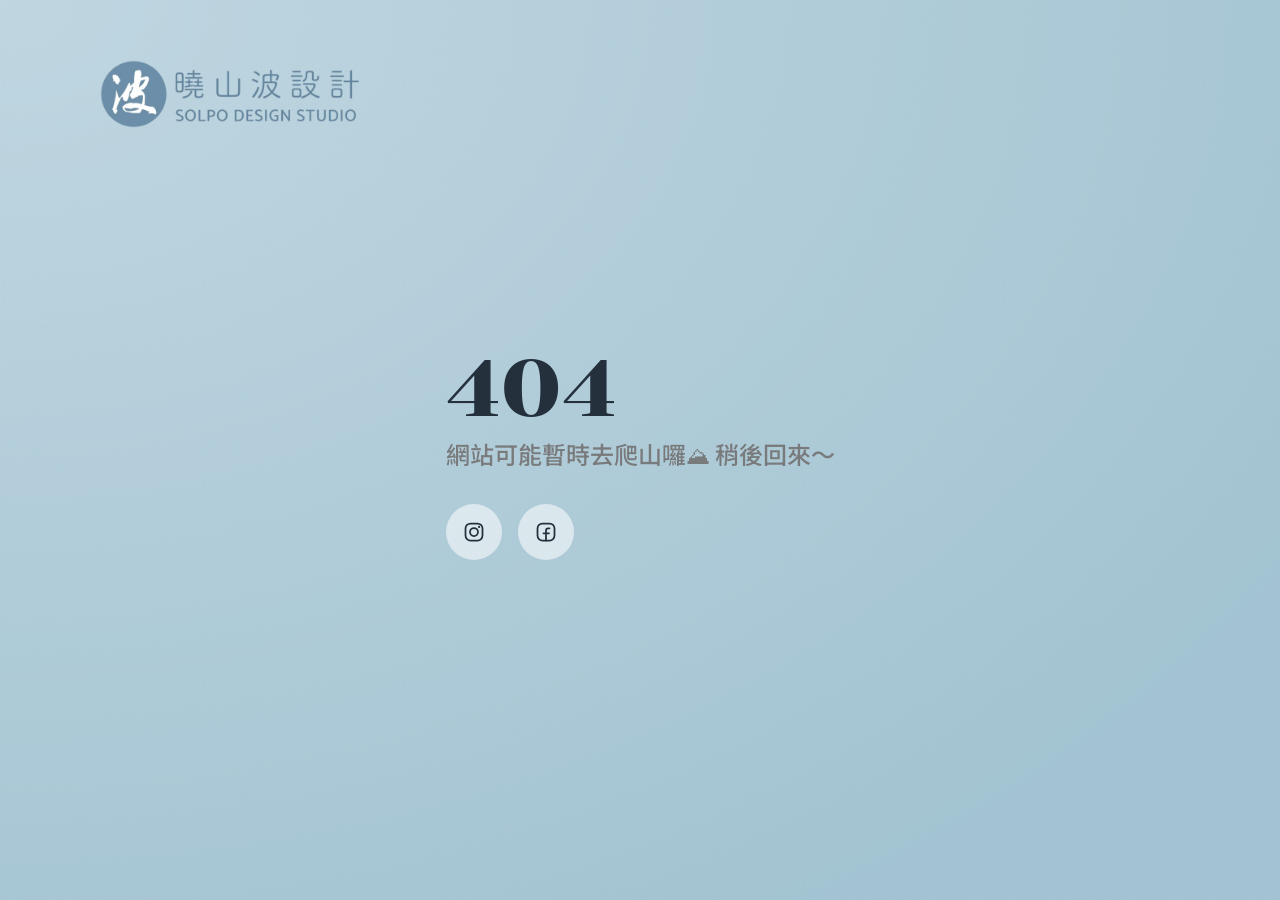
<file: project.html>
<!DOCTYPE html>
<html lang="zh-Hant-TW">
<head>
  <meta charset="UTF-8">
  <meta name="viewport" content="width=device-width, initial-scale=1.0">
  <title>曉山波 SOLPO Design Studio</title>
  <meta name="description" content="曉山波設計的作品介紹。">
  <meta property="og:site_name" content="曉山波 SOLPO Design Studio">
  <meta property="og:type" content="website">
  <meta property="og:locale" content="zh_TW">
  <meta property="og:title" content="曉山波 SOLPO Design Studio">
  <meta property="og:description" content="曉山波以設計為載體，轉譯這片土地上的知識與故事">
  <meta property="og:image" content="https://www.solpoart.com/assets/og-image.jpg">
  <meta property="og:image:width" content="1200">
  <meta property="og:image:height" content="630">
  <meta name="twitter:card" content="summary_large_image">
  <link rel="icon" type="image/png" href="assets/favicon.png">
  <link rel="apple-touch-icon" href="assets/apple-touch-icon.png">
  <link rel="preconnect" href="https://fonts.googleapis.com">
  <link rel="preconnect" href="https://fonts.gstatic.com" crossorigin>
  <link href="https://fonts.googleapis.com/css2?family=Noto+Sans+TC:wght@400;500;600;700&family=Roboto:wght@600&family=Roboto+Serif:opsz,wght@8..144,600&display=swap" rel="stylesheet">
  <script src="js/intro.js?v=20261030a"></script>
  <link rel="stylesheet" href="css/main.css?v=20261030a">
</head>
<body data-page="project">
<!-- 頁面 Loader（動畫：Tail Spin，Sam Herbert svg-loaders，MIT License）-->
<div class="page-loader" role="status" aria-label="頁面載入中"><svg class="tail-spin" viewBox="0 0 38 38" aria-hidden="true"><defs><linearGradient id="ts-page" x1="8.042%" y1="0%" x2="65.682%" y2="23.865%"><stop stop-color="currentColor" stop-opacity="0" offset="0%"/><stop stop-color="currentColor" stop-opacity=".631" offset="63.146%"/><stop stop-color="currentColor" offset="100%"/></linearGradient></defs><g fill="none" fill-rule="evenodd"><g transform="translate(1 1)"><g class="ts-rot"><path d="M36 18c0-9.94-8.06-18-18-18" stroke="url(#ts-page)" stroke-width="2"/><circle fill="currentColor" cx="36" cy="18" r="1"/></g></g></g></svg><p>載入中</p></div>

<div data-slot="header"></div>

<!-- 專案內容由 js/projects-data.js 依網址 ?id= 產生 -->
<main class="page">
  <div class="container">
    <a class="btn-back" href="projects.html"><span class="icon-wrap"><span data-icon="chevL24"></span></span><span class="js-back-label">Projects</span></a>
  </div>
  <article class="container-narrow js-detail"></article>
</main>

<div data-slot="footer"></div>

<script src="js/projects-data.js?v=20261019d"></script>
<script src="js/main.js?v=20261030a"></script>
</body>
</html>
</file>
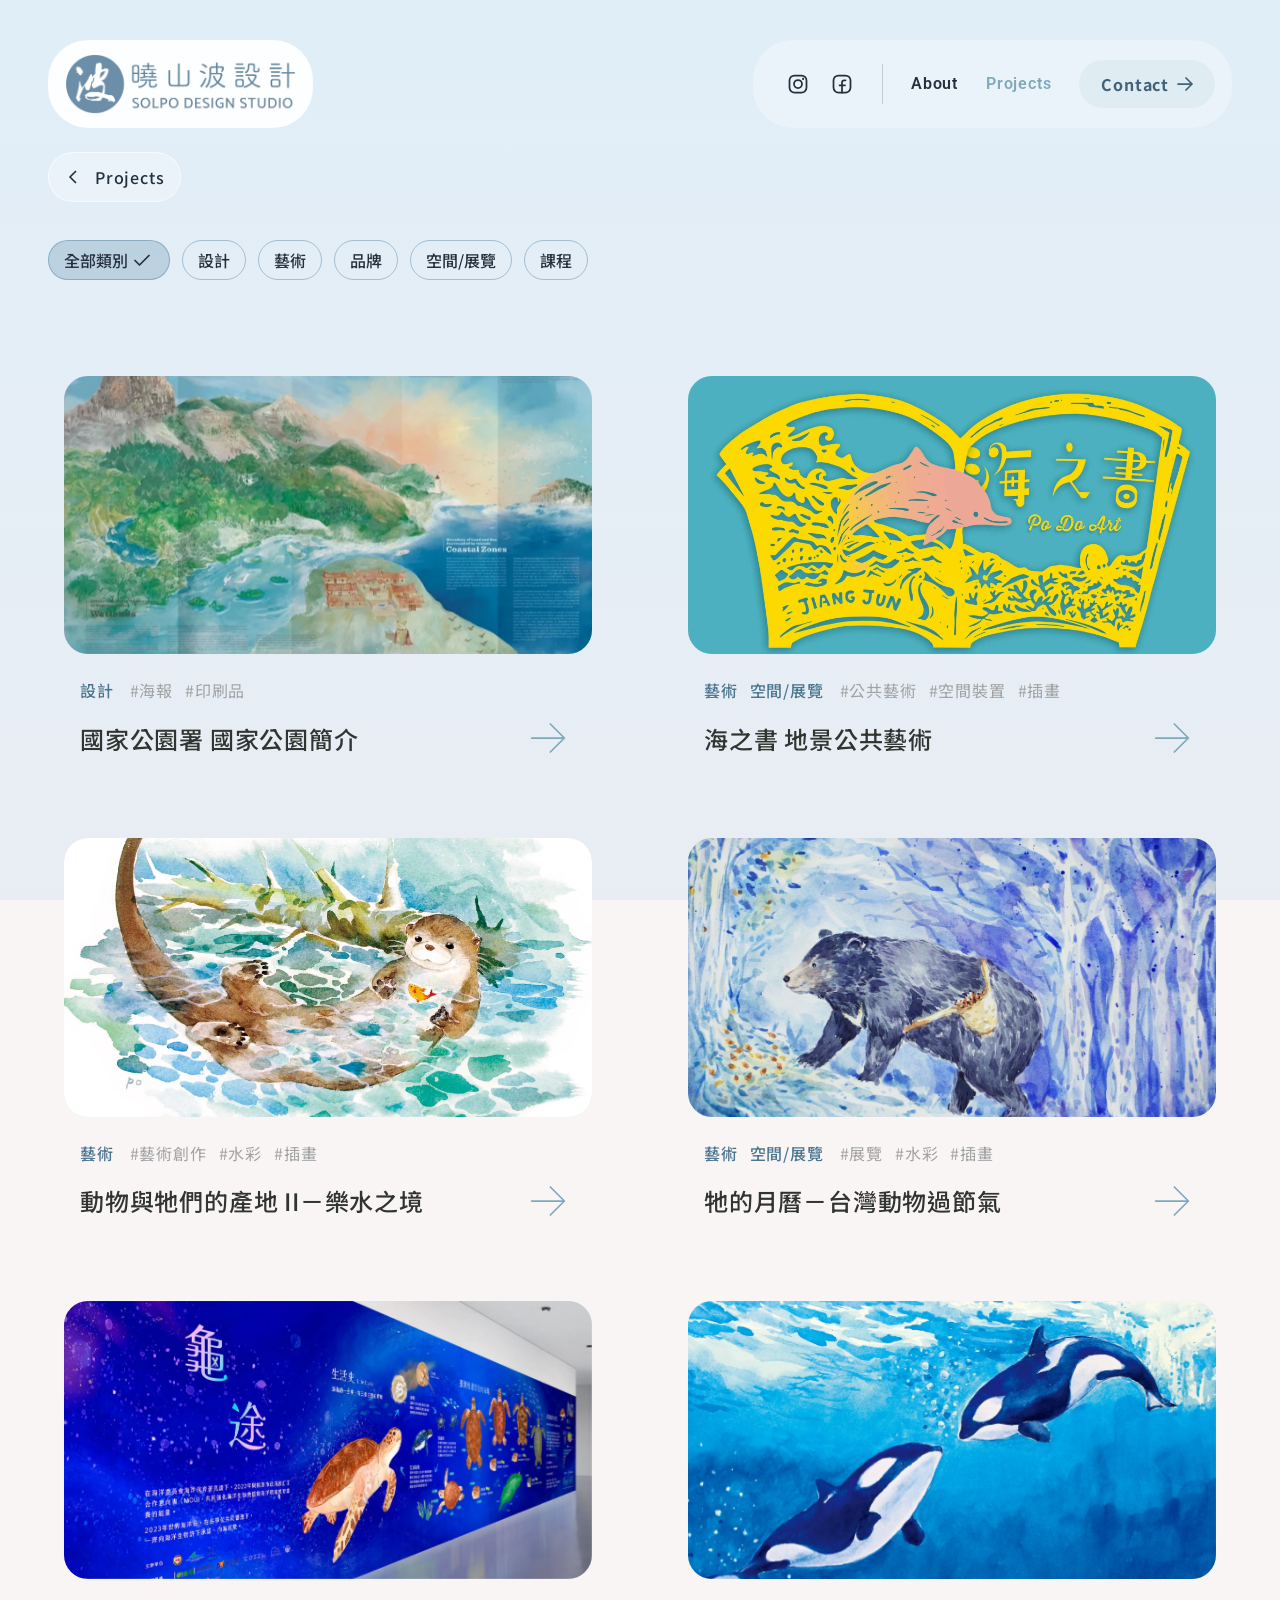
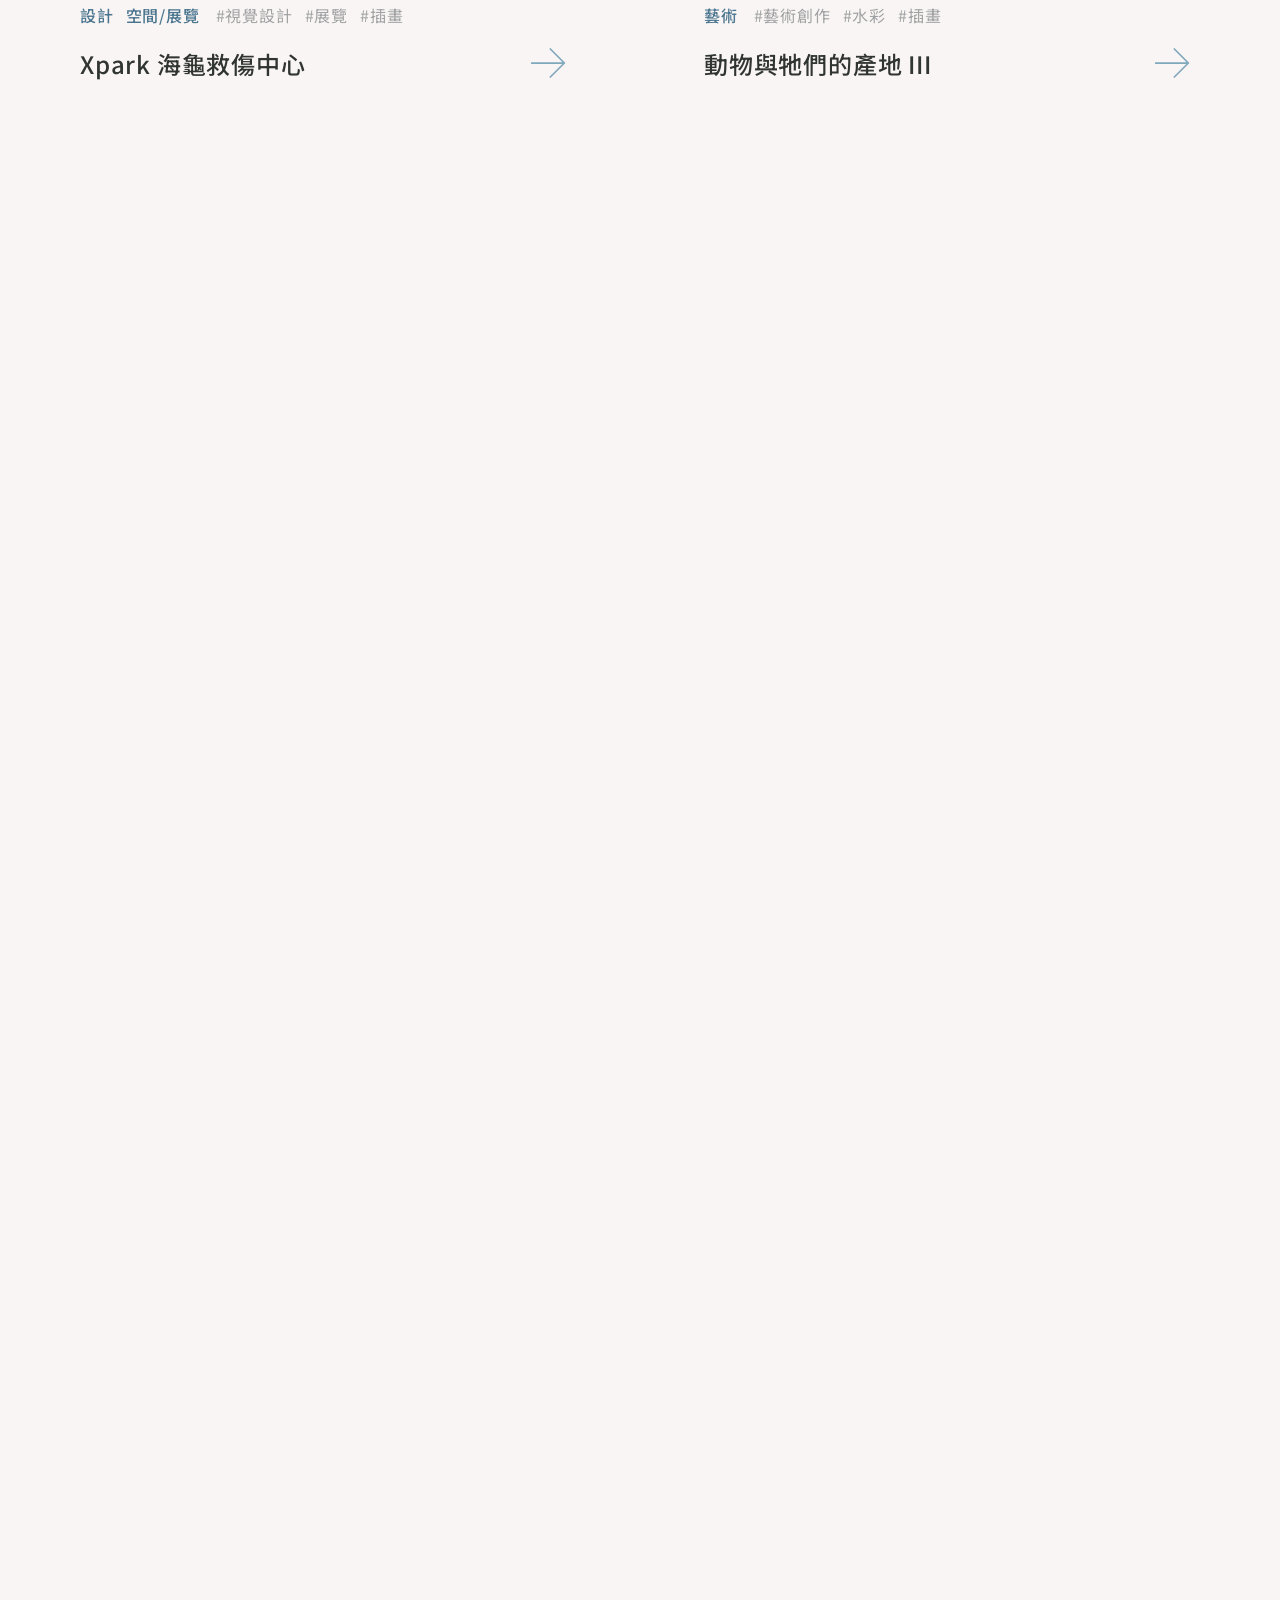
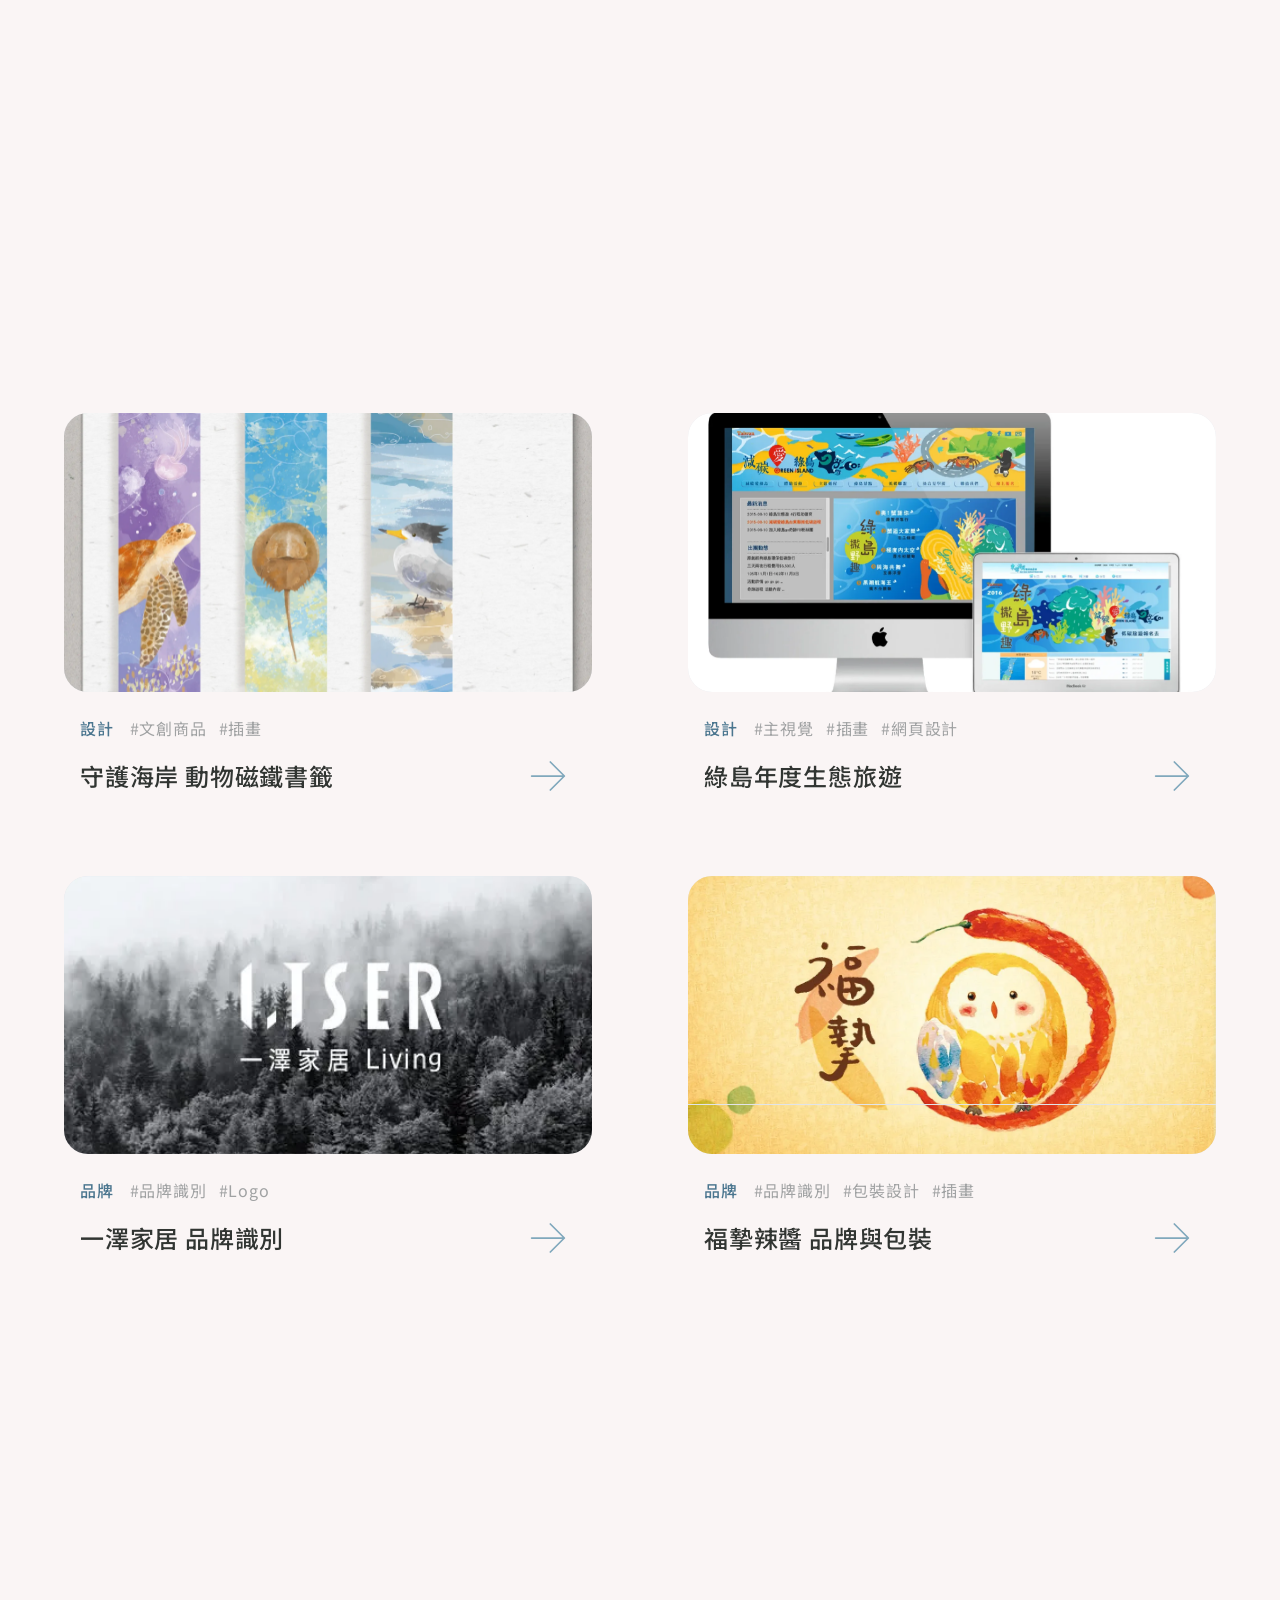
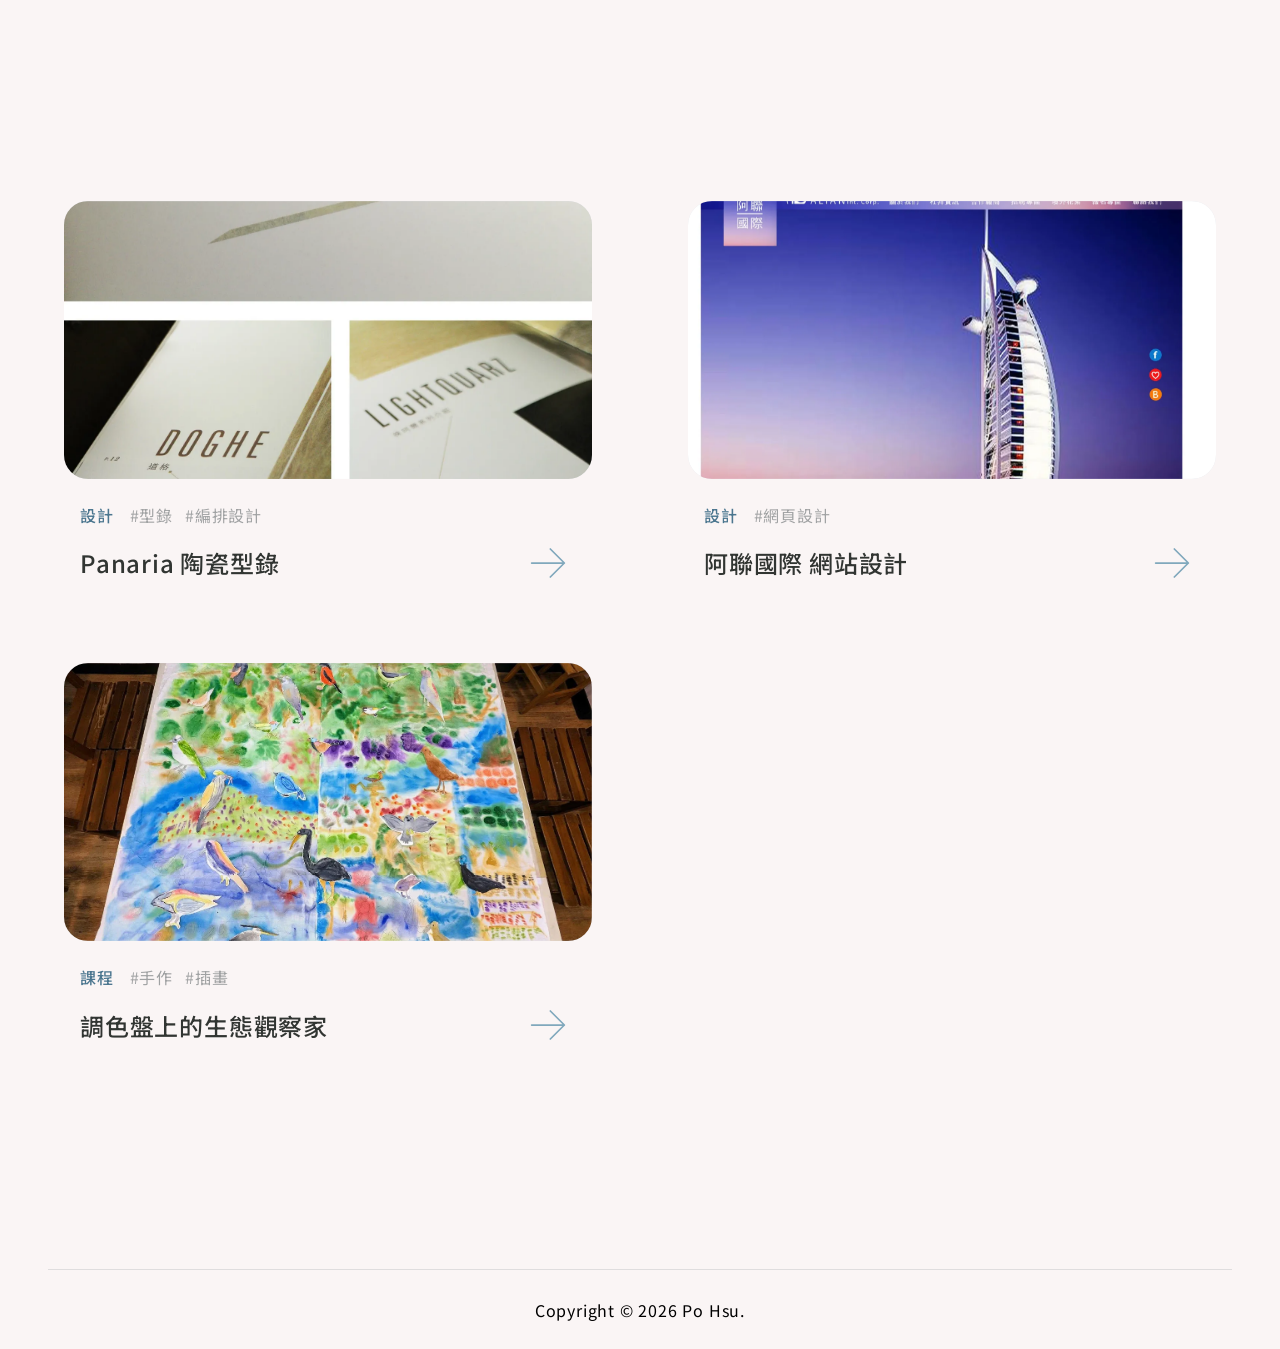
<file: projects.html>
<!DOCTYPE html>
<html lang="zh-Hant-TW">
<head>
  <meta charset="UTF-8">
  <meta name="viewport" content="width=device-width, initial-scale=1.0">
  <title>Projects｜曉山波 SOLPO Design Studio</title>
  <meta name="description" content="曉山波設計的作品集：展覽與空間、視覺設計、插畫繪本、品牌識別、藝術創作與課程，包含國家公園署、臺北市立動物園、臺灣海洋教育中心等合作案。">
  <link rel="canonical" href="https://www.solpoart.com/projects.html">
  <meta property="og:site_name" content="曉山波 SOLPO Design Studio">
  <meta property="og:type" content="website">
  <meta property="og:locale" content="zh_TW">
  <meta property="og:title" content="Projects｜曉山波 SOLPO Design Studio">
  <meta property="og:description" content="曉山波以設計為載體，轉譯這片土地上的知識與故事">
  <meta property="og:url" content="https://www.solpoart.com/projects.html">
  <meta property="og:image" content="https://www.solpoart.com/assets/og-image.jpg">
  <meta property="og:image:width" content="1200">
  <meta property="og:image:height" content="630">
  <meta name="twitter:card" content="summary_large_image">
  <link rel="icon" type="image/png" href="assets/favicon.png">
  <link rel="apple-touch-icon" href="assets/apple-touch-icon.png">
  <link rel="preconnect" href="https://fonts.googleapis.com">
  <link rel="preconnect" href="https://fonts.gstatic.com" crossorigin>
  <link href="https://fonts.googleapis.com/css2?family=Noto+Sans+TC:wght@400;500;700&family=Roboto:wght@600&family=Roboto+Serif:opsz,wght@8..144,600&display=swap" rel="stylesheet">
  <script src="js/intro.js?v=20261030a"></script>
  <link rel="stylesheet" href="css/main.css?v=20261030a">
</head>
<body data-page="projects">
<!-- 頁面 Loader（動畫：Tail Spin，Sam Herbert svg-loaders，MIT License）-->
<div class="page-loader" role="status" aria-label="頁面載入中"><svg class="tail-spin" viewBox="0 0 38 38" aria-hidden="true"><defs><linearGradient id="ts-page" x1="8.042%" y1="0%" x2="65.682%" y2="23.865%"><stop stop-color="currentColor" stop-opacity="0" offset="0%"/><stop stop-color="currentColor" stop-opacity=".631" offset="63.146%"/><stop stop-color="currentColor" offset="100%"/></linearGradient></defs><g fill="none" fill-rule="evenodd"><g transform="translate(1 1)"><g class="ts-rot"><path d="M36 18c0-9.94-8.06-18-18-18" stroke="url(#ts-page)" stroke-width="2"/><circle fill="currentColor" cx="36" cy="18" r="1"/></g></g></g></svg><p>載入中</p></div>

<div data-slot="header"></div>

<main class="page">
  <div class="container">
    <a class="btn-back" href="index.html"><span class="icon-wrap"><span data-icon="chevL24"></span></span><span>Projects</span></a>
  </div>
  <div class="container-narrow">
    <div class="projects-filter chips js-filter" role="group" aria-label="依類別篩選"></div>
    <div class="projects-grid js-projects-grid"></div>
    <p class="projects-empty js-projects-empty" hidden>這個類別目前還沒有作品。</p>
  </div>
</main>

<div data-slot="footer"></div>

<script src="js/projects-data.js?v=20261019d"></script>
<script src="js/main.js?v=20261030a"></script>
</body>
</html>
</file>
<file: css/main.css>
/* ============================================================
   曉山波 SOLPO Design Studio — main.css
   設計稿：Figma「曉山波官方網站」1920 桌機版
   斷點：≤1200 小桌機、≤1024 平板、≤600 手機
   ============================================================ */

/* === 1. DESIGN TOKENS（對應 Figma variables）=== */
:root {
  --n-50:  #faf5f5;
  --bg-top:    #e0eef8;   /* 背景：畫面上緣的顏色（js initBgScroll 會依捲動進度改寫） */
  --bg-bottom: #e9edf3;   /* 背景：畫面下緣的顏色（預設 = 頁面頂端時的值） */
  --n-100: #e8eded;
  --n-200: #d9dcde;
  --n-300: #c3c6c7;
  --n-400: #a0a2a3;
  --n-500: #797a7b;
  --n-600: #5a5b5c;
  --n-700: #494a4a;
  --n-800: #2d2e2e;
  --n-900: #202121;
  --n-950: #0e0e0e;
  --n-10:  #313532;
  --white: #ffffff;

  /* 透明度色階（2026-10-24，背景改成漸層後用）：按鈕底色、hover、分隔線、佔位底色都改用半透明，
     不管底下是藍、粉、灰哪一段背景都融得進去。主色調比 P 色階飽和一點（P-500 #4b768f → #366e91），
     因為半透明疊在淺色背景上會被沖淡 */
  --a-50:  rgba(54, 110, 145, .07);   /* 取代 P-50：hover 淡底 */
  --a-100: rgba(54, 110, 145, .12);   /* 取代 P-100：按下、圖片佔位底 */
  --a-200: rgba(54, 110, 145, .22);   /* 取代 P-200：按鈕 hover、未選取的點 */
  --a-300: rgba(54, 110, 145, .36);   /* 取代 P-300：主要按鈕、選取中、強調線 */
  --a-400: rgba(54, 110, 145, .48);   /* 取代 P-400 */
  --a-500: rgba(54, 110, 145, .6);    /* 取代 P-500 */
  --line:   rgba(36, 48, 60, .12);    /* 取代 N-100 / #d9d9d9：分隔線、卡片外框 */
  --line-2: rgba(36, 48, 60, .2);     /* 取代 N-200 / N-300 / #c9c9c9：輸入框外框、較明顯的線 */
  --surface: rgba(255, 255, 255, .6); /* 取代 N-50 實色：返回鈕、回到頂端鈕、對話框等浮在背景上的元件 */

  --p-50:  #eaf5f9;
  --p-100: #dbe8ee;
  --p-200: #bad5e0;
  --p-300: #80a8bc;
  --p-400: #6591a8;
  --p-500: #4b768f;
  --p-600: #416279;
  --p-700: #395265;
  --p-800: #334555;
  --p-900: #2d3b49;
  --p-950: #24303c;

  --font-tc:    'Noto Sans TC', sans-serif;
  --font-en:    'Roboto', 'Noto Sans TC', sans-serif;
  --font-serif: 'Roboto Serif', 'Noto Serif TC', serif;

  /* 字級（桌機）*/
  --fs-display: 80px;   /* Display 1 */
  --fs-title1:  56px;   /* Title 1 */
  --lh-title1:  92px;
  --fs-title2:  24px;   /* Title 2 / Content 1 */
  --lh-title2:  41.4px;   /* 原 36px，行距 +15% */
  --fs-body:    16px;   /* Content 2 / Button 1 */
  --lh-body:    30px;   /* 內文行高 1.875 倍，參考走入森海／報導者的寬鬆行距 */

  --radius-pill: 40px;
  --radius-img:  24px;

  --container: 1440px;
  --narrow:    1296px;
  --gutter:    48px;

  --header-top: 40px;
  --header-h:   88px;

  --ease: cubic-bezier(.4, 0, .2, 1);
  --t:    .2s;
}

/* === 2. RESET === */
*, *::before, *::after { box-sizing: border-box; margin: 0; padding: 0; -webkit-tap-highlight-color: transparent; }
html { overflow-x: hidden; overflow-x: clip; scroll-behavior: smooth; background: var(--n-50); }   /* clip 不會讓 position: sticky 失效；舊瀏覽器退回 hidden */
body {
  letter-spacing: .05em;   /* 字距 +5%，比較好閱讀 */
  font-family: var(--font-tc);
  font-size: var(--fs-body);
  line-height: var(--lh-body);
  color: var(--n-950);
  background: transparent;   /* 背景改由下面的 body::before 畫漸層 */
  overflow-x: hidden;
  overflow-x: clip;
  -webkit-font-smoothing: antialiased;
  animation: page-fade-in .2s ease-out;
}
@keyframes page-fade-in { from { opacity: 0; } to { opacity: 1; } }
/* 背景：固定在畫面上的一層漸層，顏色跟著捲動進度慢慢從淡藍 → 淡粉 → 淺灰（js：initBgScroll）
   （用 fixed 的偽元素，iOS 不支援 background-attachment: fixed） */
/* 各頁背景的初始值（js 載入前就要對，避免先閃一下別的顏色）：預設值 = 首頁／About／列表／Contact 的頁頂；詳情頁單色 */
body[data-page="project"] { --bg-top: #f4f4f4; --bg-bottom: #f4f4f4; }
body::before {
  content: ''; position: fixed; inset: 0; z-index: -1; pointer-events: none;
  background: linear-gradient(to bottom, var(--bg-top) 0%, var(--bg-bottom) 100%);
}
img { display: block; max-width: 100%; }
a { color: inherit; text-decoration: none; }
ul { list-style: none; }
button { font: inherit; color: inherit; cursor: pointer; border: none; background: none; }
.sr-only { position: absolute; width: 1px; height: 1px; overflow: hidden; clip: rect(0 0 0 0); white-space: nowrap; }

/* SVG 圖示：顏色一律用 currentColor */
.i { display: block; flex-shrink: 0; fill: currentColor; }
.i-24 { width: 24px; height: 24px; }
/* 線條圖示：不管顯示多大，線條都固定 1.75px（non-scaling-stroke），端點圓角 */
svg.i-line, svg.i-line * { fill: none !important; }
.i-line { stroke: currentColor; stroke-width: 1.75px; stroke-linecap: round; stroke-linejoin: round; }
.i-line * { vector-effect: non-scaling-stroke; }
svg.i-line .f { fill: currentColor !important; stroke: none; }
.nav-hamburger .i, .mobile-menu-close .i { width: 32px; height: 32px; }
.i-56 { width: 56px; height: 56px; }

/* === 3. LAYOUT === */
.container {
  width: min(var(--container), calc(100% - var(--gutter) * 2));
  margin-inline: auto;
}
.container-narrow {
  width: min(var(--narrow), calc(100% - var(--gutter) * 2));
  margin-inline: auto;
}
main { display: block; }
.page { padding-top: calc(var(--header-top) + var(--header-h) + 24px); }   /* 返回按鈕與 Header 間距 24px */

/* === 4. HEADER（HeaderBar）=== */
.site-header {
  position: fixed;
  top: var(--header-top);
  left: 0; right: 0;
  z-index: 200;
  pointer-events: none;
  transition: transform .35s var(--ease);
}
.site-header .container {
  display: flex;
  justify-content: space-between;
  align-items: center;
}
.glass {
  background: rgba(255, 255, 255, .4);
  backdrop-filter: blur(30px);
  -webkit-backdrop-filter: blur(30px);
  border: 1px solid var(--white);
}
/* Header 兩種狀態：在頁面頂端（首頁＝還在 Banner 上）只有淡淡白底、不模糊；
   往下捲離 Banner 後才加上毛玻璃，存在感隨情境出現 */
.site-header .glass {
  background: rgba(255, 255, 255, .3);
  border-color: transparent;   /* Header 色塊不要白邊 */
  backdrop-filter: none;
  -webkit-backdrop-filter: none;
  transition: background .3s ease, border-color .3s ease, backdrop-filter .3s ease, -webkit-backdrop-filter .3s ease;
}
.site-header.is-scrolled .glass {
  background: rgba(255, 255, 255, .72);
  border-color: transparent;
  backdrop-filter: blur(30px);
  -webkit-backdrop-filter: blur(30px);
}
.header-logo {
  pointer-events: auto;
  height: var(--header-h);
  padding: 0 16px;
  border-radius: var(--radius-pill);
  display: flex;
  align-items: center;
  justify-content: center;
}
.header-logo img { width: 231px; height: 60px; object-fit: contain; }

.header-menu {
  pointer-events: auto;
  display: flex;
  align-items: center;
  gap: 28px;
  height: var(--header-h);
  padding: 0 16px 0 32px;
  border-radius: var(--radius-pill);
}
.header-divider { width: 1px; height: 40px; background: var(--line-2); }

.sns-link { color: var(--p-950); display: flex; transition: color var(--t); }
.sns-link .i { width: 24px; height: 24px; }
/* Header 的 IG、FB 靠近一點（整列間距 28px，社群兩顆之間 20px）*/
@media (min-width: 1025px) { .header-menu .sns-link + .sns-link { margin-left: -8px; } }

/* Text button */
.text-btn {
  font-family: var(--font-en);
  font-weight: 600;
  font-size: 16px;
  line-height: 24px;
  color: var(--p-950);
  transition: color var(--t);
}
.text-btn.is-active { color: var(--p-300); }
.text-btn:active, .text-btn.is-pressed, .sns-link:active { color: var(--p-500); }

/* btn_primary（Contact）*/
.btn-primary {
  display: inline-flex;
  align-items: center;
  justify-content: center;
  gap: 4px;
  padding: 16px 24px;
  border-radius: var(--radius-pill);
  background: var(--a-300);
  color: var(--p-950);
  font-weight: 700;
  font-size: 16px;
  line-height: 24px;
  white-space: nowrap;
  filter: drop-shadow(0 0 6px rgba(36, 48, 60, .25));
  transition: background var(--t), gap var(--t);
}
.btn-primary:active, .btn-primary.is-pressed { background: var(--a-500); gap: 8px; }
.btn-primary:disabled { opacity: .3; cursor: default; }

/* Hamburger（手機）*/
.nav-hamburger { display: none; pointer-events: auto; color: var(--p-950); }

/* Mobile menu（沿用作品集網站）*/
.mobile-menu {
  position: fixed; inset: 0; z-index: 300;
  background: rgba(255, 255, 255, .97);
  backdrop-filter: blur(20px);
  display: flex; flex-direction: column; align-items: center; justify-content: center;
  gap: 40px;
  opacity: 0; visibility: hidden; pointer-events: none;
  transition: opacity .28s ease, visibility .28s;
}
.mobile-menu.open { opacity: 1; visibility: visible; pointer-events: all; }
.mobile-menu .text-btn { font-size: 24px; line-height: 36px; }
.mobile-menu .btn-primary { font-size: 18px; padding: 16px 32px; }
.mobile-menu-sns { display: flex; gap: 32px; }
.mobile-menu-sns .i { width: 28px; height: 28px; }
.mobile-menu-close {
  position: absolute; top: 16px; right: 16px;
  width: 64px; height: 64px;
  display: flex; align-items: center; justify-content: center;
  color: var(--p-950);
  opacity: 0; transform: rotate(-45deg) scale(.6);
  transition: opacity .22s ease .08s, transform .22s ease .08s;
}
.mobile-menu.open .mobile-menu-close { opacity: 1; transform: none; }

/* === 5. BUTTONS === */
/* btn_icon（圓形 icon 按鈕，56）*/
.btn-icon {
  width: 56px; height: 56px;
  border-radius: var(--radius-pill);
  display: flex; align-items: center; justify-content: center;
  color: var(--p-950);
  flex-shrink: 0;
  transition: background var(--t), color var(--t), opacity var(--t);
}
.btn-icon .i { width: 56px; height: 56px; }
.btn-icon:active:not(:disabled), .btn-icon.is-pressed { background: var(--a-300); }
.btn-icon:disabled { opacity: .3; cursor: default; }

/* btn_text+icon_S（See More / Show Detail）
   預設 gap 4px → hover / press 8px，圓形底色淡入；動態節奏與 Contact 按鈕相同 */
.btn-text-icon {
  display: inline-flex;
  align-items: center;
  gap: 4px;
  font-weight: 500;
  font-size: 16px;
  line-height: 24px;
  color: var(--p-950);
  white-space: nowrap;
  transition: gap var(--t) var(--ease);
}
.btn-text-icon .icon-wrap {
  position: relative;
  width: 24px; height: 24px;
  display: flex; align-items: center; justify-content: center;
  flex-shrink: 0;
}
.btn-text-icon .icon-wrap::before {
  content: '';
  position: absolute; left: 50%; top: 50%;
  width: 36px; height: 36px;
  margin: -18px 0 0 -18px;
  border-radius: 50%;
  background: transparent;
  transform: scale(.6);
  transition: background var(--t) var(--ease), transform var(--t) var(--ease);
}
.btn-text-icon .icon-wrap .i { position: relative; width: 24px; height: 24px; }
.btn-text-icon:active, .btn-text-icon.is-pressed { gap: 8px; }
.btn-text-icon:active .icon-wrap::before, .btn-text-icon.is-pressed .icon-wrap::before { background: var(--a-300); transform: none; }

/* btn_Icon+Text（返回按鈕）*/
.btn-back {
  display: inline-flex;
  align-items: center;
  gap: 4px;
  padding: 6px 16px 6px 6px;
  border-radius: var(--radius-pill);
  background: var(--surface);
  font-weight: 500;
  font-size: 16px;          /* 跟 See More 按鈕同尺寸：文字 16px、icon 24px、hover 圓底 36px */
  line-height: 24px;
  color: var(--p-950);
  max-width: 100%;
  transition: gap var(--t);
}
.btn-back .icon-wrap {
  width: 36px; height: 36px; flex-shrink: 0;
  border-radius: 50%;
  display: flex; align-items: center; justify-content: center;
  transition: background var(--t);
}
.btn-back .icon-wrap .i { width: 24px; height: 24px; }
.btn-back span:last-child { overflow: hidden; text-overflow: ellipsis; white-space: nowrap; }

/* 返回按鈕固定在左上角（Header 下方）：往下捲隱藏，停住 3 秒或往上捲再出現（沿用作品集網站的做法）
   原位置留一個同高的空位，內容才不會往上跳 */
.back-slot { min-height: 48px; }
.btn-back.is-fixed {
  position: fixed;
  top: calc(var(--header-top) + var(--header-h) + 24px);   /* 跟 .page 的上方留白一致 */
  z-index: 190;
  max-width: calc(100vw - var(--gutter) * 2);
  border: 1px solid rgba(255, 255, 255, .6);
  background: rgba(255, 255, 255, .3);
  transition: gap var(--t), opacity .3s ease, transform .3s ease, top .35s var(--ease),
              background .3s ease, border-color .3s ease, backdrop-filter .3s ease, -webkit-backdrop-filter .3s ease;
}
/* 跟 Header 同步：離開頁面頂端後換成毛玻璃，浮在內容上也看得清楚 */
.site-header.is-scrolled ~ main .btn-back.is-fixed {
  background: rgba(255, 255, 255, .72);
  border-color: transparent;
  backdrop-filter: blur(30px);
  -webkit-backdrop-filter: blur(30px);
}
.btn-back.is-fixed.is-hidden { opacity: 0; transform: translateY(-8px); pointer-events: none; }
/* 手機 Header 隱藏時，返回按鈕往上補位 */
body.header-hidden .btn-back.is-fixed { top: var(--header-top); }
.btn-back:active, .btn-back.is-pressed { gap: 8px; }
.btn-back:active .icon-wrap, .btn-back.is-pressed .icon-wrap { background: var(--a-300); }

/* btn_FilterChips */
.chips { display: flex; flex-wrap: wrap; gap: 12px; }
.chip {
  display: inline-flex;
  align-items: center;
  padding: 7px 15px;
  border: 1px solid var(--a-300);
  border-radius: 100px;
  font-weight: 500;
  font-size: 16px;
  line-height: 24px;
  color: var(--p-950);
  /* 切換時的緩衝：底色淡入、按下時輕微內縮再彈回、勾勾從小長出來，按鈕寬度也平滑變化 */
  transition: background .3s ease, border-color .3s ease, transform .35s cubic-bezier(.34, 1.56, .64, 1);
}
.chip:active, .chip.is-pressed { transform: scale(.94); transition-duration: .3s, .3s, .12s; }
.chip .i {
  display: block;
  width: 0; height: 24px;
  margin-left: 0;
  opacity: 0;
  transform: scale(.3) rotate(-30deg);
  transition: width .3s var(--ease), margin .3s var(--ease), opacity .2s ease, transform .35s cubic-bezier(.34, 1.56, .64, 1);
}
.chip.is-selected { background: var(--a-200); }
.chip.is-selected .i { width: 24px; margin-left: 2px; opacity: 1; transform: none; transition-delay: 0s, 0s, .05s, .05s; }
.chip:active, .chip.is-pressed { background: var(--a-200); }
.chip.is-selected:active, .chip.is-selected.is-pressed { background: var(--a-400); }

/* hover 只給有游標的裝置（避免手機 hover 卡住）*/
@media (hover: hover) {
  .sns-link:hover, .text-btn:hover { color: var(--p-300); }
  .btn-primary:hover { background: var(--a-400); gap: 8px; }
  .btn-primary:active { background: var(--a-500); }
  .btn-icon:hover:not(:disabled) { background: var(--a-200); }
  .btn-icon:active:not(:disabled) { background: var(--a-300); }
  .btn-text-icon:hover { gap: 8px; }
  .btn-text-icon:hover .icon-wrap::before { background: var(--a-200); transform: none; }
  .btn-text-icon:active .icon-wrap::before { background: var(--a-300); }
  .btn-back:hover { gap: 8px; }
  .btn-back:hover .icon-wrap { background: var(--a-200); }
  .btn-back:active .icon-wrap { background: var(--a-300); }
  .chip:hover { background: var(--a-50); }
  .chip:active { background: var(--a-200); }
  .chip.is-selected:hover { background: var(--a-300); }
  .chip.is-selected:active { background: var(--a-400); }
}

/* === 6. TITLE BAR === */
.title-bar {
  display: flex;
  align-items: flex-end;
  justify-content: space-between;
  gap: 16px;
  padding-bottom: 16px;
  border-bottom: 2px solid var(--line);
}
.title-bar h2 {
  font-family: var(--font-serif);
  font-weight: 600;
  font-size: var(--fs-display);
  line-height: 1.2;
  color: rgba(54, 110, 145, .34);   /* 原本 P-200 實色：疊在淡藍背景上會消失，改成半透明，在藍、粉、灰背景上都比背景深一階 */
}
/* 標題旁有 See More 時：標題往下移，讓文字基線跟 See More 對齊；按鈕與分隔線位置不變，
   標題的字尾（j、g 等）可以蓋到分隔線。
   位移量 = 標題基線以下的高度（約 .2625em）− 按鈕基線以下的高度（5px） */
.title-bar:has(> .btn-text-icon) h2 { position: relative; top: calc(.2625em - 5px); }

/* === 7. PLACEHOLDER（Pic_Fake：之後要補圖的位置）=== */
.pic-fake {
  position: relative;
  background: var(--a-200);
  border-radius: var(--radius-img);
  overflow: hidden;
}
.pic-fake::before {
  content: '';
  position: absolute; inset: 0;
  background:
    linear-gradient(to top right, transparent calc(50% - .6px), rgba(255,255,255,.8) 50%, transparent calc(50% + .6px)),
    linear-gradient(to bottom right, transparent calc(50% - .6px), rgba(255,255,255,.8) 50%, transparent calc(50% + .6px));
}
.pic-fake[data-label]::after {
  content: attr(data-label);
  position: absolute; left: 50%; top: 50%;
  transform: translate(-50%, -50%);
  padding: 4px 12px;
  border-radius: 100px;
  background: rgba(255,255,255,.85);
  font-size: 13px; line-height: 20px;
  color: var(--p-500);
  white-space: nowrap;
}

/* === 8. HOME — HERO 輪播 === */
.hero { position: relative; }
.hero-viewport {
  position: relative;
  height: clamp(536px, calc(47.92vw - 24px), 896px);
  overflow: hidden;
  background: var(--a-100);
}
.hero-slide {
  position: absolute; inset: 0;
  opacity: 0;
  visibility: hidden;
  transition: opacity .7s ease, visibility .7s;
}
.hero-slide.is-active { opacity: 1; visibility: visible; }
.hero-slide img {
  width: 100%; height: 100%;
  object-fit: cover;
  transform: scale(calc(var(--zoom, 1) * 1.04));
  transition: transform 6s ease-out;
}
.hero-slide.is-active img { transform: scale(var(--zoom, 1)); }
.hero-card-wrap {
  position: absolute;
  left: 0; right: 0; bottom: 60px;
  pointer-events: none;
}
.hero-card {
  pointer-events: auto;
  margin-left: 0;   /* 左側跟 Header 的 LOGO 框對齊 */
  width: 546px;
  max-width: 100%;
  padding: 32px 36px 26px;
  border-radius: var(--radius-pill);
  background: rgba(255, 255, 255, .65);
  border: 1px solid var(--white);
  display: flex; flex-direction: column;
}
.hero-card-text { display: flex; flex-direction: column; gap: 16px; }
.hero-card-title { font-weight: 500; font-size: var(--fs-body); line-height: var(--lh-body); }
.hero-card-desc {
  font-size: var(--fs-body); line-height: var(--lh-body);
  display: -webkit-box; -webkit-line-clamp: 5; -webkit-box-orient: vertical; overflow: hidden;
}
.hero-card .fade { transition: opacity .3s ease; }
/* Show Detail：手機／觸控裝置一直顯示；有游標的桌機平常收起，滑入卡片才展開（卡片底部固定，往上長）*/
.hero-card-action { display: grid; grid-template-rows: 1fr; }
.hero-card-action > div { min-height: 0; overflow: hidden; }
.hero-card-action-pad { padding: 24px 8px 6px 0; }   /* 下方 6px 留給 hover 圓形底，卡片底部 padding 相對少 6px */
@media (hover: hover) and (min-width: 601px) {
  .hero-card-action {
    grid-template-rows: 0fr;
    opacity: 0;
    transition: grid-template-rows .3s var(--ease), opacity .2s ease;
  }
  .hero-card:hover .hero-card-action,
  .hero-card:focus-within .hero-card-action { grid-template-rows: 1fr; opacity: 1; transition: grid-template-rows .3s var(--ease), opacity .25s ease .08s; }
}
.hero-card.is-switching .fade { opacity: 0; }

.hero-controls {
  display: flex; align-items: center; justify-content: center;
  gap: 16px;
  /* 寬度只包住「箭頭＋指示點」，外圍留 12px 緩衝：游標靠近控制鈕才暫停輪播 */
  width: fit-content;
  margin: 12px auto 0;
  padding: 12px;
  border-radius: var(--radius-pill);
}
.hero-dots { display: flex; align-items: center; gap: 16px; }
.hero-dot {
  width: 12px; height: 12px;
  border-radius: 1000px;
  background: var(--a-200);
  transition: width .3s var(--ease), background .3s;
}
.hero-dot.is-active { width: 48px; background: var(--a-300); }

/* 自動輪播時：目前的色塊條變成進度條（底色 P-200，P-300 從左填滿）*/
.hero.is-autoplay .hero-dot { position: relative; overflow: hidden; }
.hero.is-autoplay .hero-dot.is-active { background: var(--a-200); }
.hero.is-autoplay .hero-dot.is-active::after {
  content: '';
  position: absolute; inset: 0;
  border-radius: inherit;
  background: var(--a-300);
  transform-origin: left center;
  animation: hero-progress var(--hero-duration, 6s) linear forwards;
}
.hero.is-paused .hero-dot.is-active::after { animation-play-state: paused; }
@keyframes hero-progress { from { transform: scaleX(0); } to { transform: scaleX(1); } }

/* === 9. HOME — SECTIONS === */
.home-about { margin-top: 80px; }
.home-projects { margin-top: 160px; }
.section-body { margin-top: 60px; }

/* Block_Info */
.block-info {
  display: grid;
  grid-template-columns: 788fr 592fr;   /* 圖放大、文字欄縮小 20% */
  gap: 60px;
  align-items: start;
}
.block-info .pic-fake { aspect-ratio: 4 / 3; }
.block-info-img { display: block; width: 100%; height: auto; aspect-ratio: 4 / 3; object-fit: cover; border-radius: var(--radius-img); background: var(--a-100); }
.block-info-text p { font-size: var(--fs-body); line-height: var(--lh-body); }
.block-info-text p + p { margin-top: var(--lh-body); }

/* === 10. CARD — card_projects_h（首頁）=== */
.card-list { display: flex; flex-direction: column; gap: 40px; }
.card-h {
  display: flex;
  align-items: stretch;
  gap: 24px;
  padding: 16px;
  border-radius: var(--radius-pill);
  transition: background var(--t);
}
.card-h .card-img { width: 456px; aspect-ratio: 456 / 256; flex-shrink: 0; }
.card-h-body {
  flex: 1; min-width: 0;
  padding: 24px;
  display: flex; flex-direction: column; justify-content: space-between; gap: 16px;
}
.card-h-title {
  font-weight: 500; font-size: var(--fs-title2); line-height: var(--lh-title2);
  color: var(--n-10);
  display: -webkit-box; -webkit-line-clamp: 2; -webkit-box-orient: vertical; overflow: hidden;
}
.card-h-desc {
  margin-top: 8px;
  font-size: var(--fs-body); line-height: var(--lh-body);
  color: var(--n-600);
  display: -webkit-box; -webkit-line-clamp: 2; -webkit-box-orient: vertical; overflow: hidden;
}
.card-h-foot { display: flex; justify-content: flex-end; }
/* 桌機／平板：箭頭跟左邊的卡片圖垂直置中，文字維持靠上 */
@media (min-width: 601px) {
  .card-h-body { flex-direction: row; justify-content: space-between; align-items: flex-start; }
  .card-h-body > div:first-child { flex: 1; min-width: 0; }
  .card-h-foot { align-self: center; }
}

/* 共用卡片元素 */
.card-img {
  border-radius: var(--radius-img);
  overflow: hidden;
  background: var(--a-100);
}
.card-img img { width: 100%; height: 100%; object-fit: cover; transform: scale(var(--zoom, 1)); transition: transform .5s var(--ease); }
.card-tags {
  display: flex; flex-wrap: wrap; gap: 0 12px;
  font-size: 16px; line-height: 24px;
  color: var(--n-400);
  margin-bottom: 8px;
}
.card-tags span:not(.cat)::before { content: '#'; }
.card-tags .cat { color: var(--p-500); font-weight: 500; }
.card-tags .cat + span:not(.cat) { margin-left: 4px; }
.card-arrow {
  width: 56px; height: 56px;
  border-radius: 50%;
  display: flex; align-items: center; justify-content: center;
  color: var(--p-300);
  flex-shrink: 0;
  transition: background var(--t), color var(--t);
}
.card-arrow .i { width: 56px; height: 56px; }

/* hover / press（Figma：Hover = P-50 底、P-200 圓；Press = P-100 底、P-300 圓）*/
.card-h:active, .card-h.is-pressed,
.card-v:active, .card-v.is-pressed { background: var(--a-100); }
.card-h:active .card-arrow, .card-h.is-pressed .card-arrow,
.card-v:active .card-arrow, .card-v.is-pressed .card-arrow { background: var(--a-300); color: var(--p-950); }
@media (hover: hover) {
  .card-h:hover, .card-v:hover { background: var(--a-50); }
  .card-h:hover .card-arrow, .card-v:hover .card-arrow { background: var(--a-200); color: var(--p-950); }
  .card-h:hover .card-img img, .card-v:hover .card-img img { transform: scale(calc(var(--zoom, 1) * 1.03)); }
  .card-h:active, .card-v:active { background: var(--a-100); }
  .card-h:active .card-arrow, .card-v:active .card-arrow { background: var(--a-300); }
}

/* === 11. CARD — card_projects_v（Projects 頁）=== */
.projects-filter { margin-top: 40px; }
.projects-grid {
  margin-top: 80px;
  display: grid;
  grid-template-columns: repeat(2, minmax(0, 1fr));
  gap: 40px 64px;
}
.card-v {
  display: flex; flex-direction: column; gap: 24px;
  padding: 16px;
  border-radius: var(--radius-pill);
  transition: background var(--t);
}
.card-v .card-img { aspect-ratio: 584 / 308; }
.card-v-body { padding: 0 16px; }
.card-v-row { display: flex; align-items: center; justify-content: space-between; gap: 16px; }
.card-v-title {
  font-weight: 500; font-size: var(--fs-title2); line-height: var(--lh-title2);
  color: var(--n-10);
  overflow: hidden; text-overflow: ellipsis; white-space: nowrap;
  min-width: 0;
}
.card-v.is-hidden { display: none; }
.projects-empty { margin-top: 80px; text-align: center; color: var(--n-500); font-size: var(--fs-title2); }

/* === 12. ABOUT === */
.about-service, .about-info { margin-top: 80px; }
.about-info { margin-top: 160px; }

/* === Process 直式流程（參考作品集 Experience 時間軸）=== */
.about-process { margin-top: 80px; }
.about-process + .about-service { margin-top: 160px; }
.process-list { list-style: none; max-width: 960px; margin-inline: auto; }
.process-item { display: grid; grid-template-columns: 96px 48px 1fr; align-items: stretch; }
.process-num {
  font-family: var(--font-serif); font-weight: 600;
  font-size: 32px; line-height: 1;
  color: var(--p-300);
  text-align: right;
  padding: 30px 16px 0 0;
}
.process-spine { display: flex; flex-direction: column; align-items: center; }
.process-dot {
  width: 16px; height: 16px; flex-shrink: 0;
  margin-top: 36px;
  border-radius: 50%;
  border: 2px solid var(--a-300);
  background: var(--surface);
}
.process-line { width: 2px; flex: 1; margin-top: 6px; background: var(--line); }
.process-item:last-child .process-line { display: none; }
/* JS 會用 .process-card-slot 包住卡片，做按壓 3D 互動（見 main.js initProcessTilt）*/
.process-card-slot { perspective: 1000px; min-width: 0; }
.process-card-slot > .process-card {
  will-change: transform;
  /* 陰影色：P-950 混入約 15% 的 P-500，帶一點點品牌藍 */
  box-shadow: var(--tsx, 0px) var(--tsy, 0px) var(--tsb, 0px) rgba(42, 59, 73, var(--tso, 0));
}
.process-card {
  margin: 12px 0 12px 16px;
  padding: 24px 32px;
  border: 1px solid var(--line);
  border-radius: var(--radius-img);
  background: rgba(255, 255, 255, .4);
}
.process-name { display: flex; flex-wrap: wrap; align-items: baseline; gap: 4px 12px; font-weight: 500; }
.process-name .zh { font-size: var(--fs-title2); line-height: var(--lh-title2); color: var(--p-300); }
.process-name .en { font-size: var(--fs-body); line-height: var(--lh-body); color: var(--n-500); }
.process-desc { margin-top: 8px; font-size: var(--fs-body); line-height: var(--lh-body); color: var(--n-950); }
.process-output { margin-top: 12px; font-size: 14px; line-height: 25.3px; color: var(--n-500); }
.process-output span {
  display: inline-block; margin-right: 8px; padding: 0 8px;
  border-radius: 100px; background: var(--a-50); color: var(--p-500);
}
.service-grid {
  display: grid;
  grid-template-columns: repeat(2, minmax(0, 1fr));
  gap: 80px;
}
.block-service { display: grid; grid-template-columns: 280px 1fr; gap: 40px; align-items: start; }
.block-service .pic-fake { aspect-ratio: 1; }
/* 暫時用 Material Symbols icon 代替服務圖片（之後換正式圖片時，改回圖片即可，尺寸相同）*/
.service-icon {
  aspect-ratio: 1;
  border-radius: var(--radius-img);
  background: var(--a-50);
  color: var(--p-500);
  display: flex; align-items: center; justify-content: center;
}
.service-icon svg { width: 40.8%; height: auto; fill: currentColor; }

/* Service icon 動態：每個 icon 依意義各自設計，約 2 秒播一次（桌機滑入時、手機捲到畫面時）
   不放大、不變底色，避免看起來像可點擊的按鈕 */
.service-icon svg { overflow: visible; }
.service-icon .fx { transform-box: fill-box; }
.service-icon .ray { stroke: var(--p-300); stroke-width: 34; stroke-linecap: round; opacity: 0; transform-origin: center; }
.service-icon .node { fill: var(--p-200); opacity: 0; }
.service-icon .stroke { fill: none; stroke: var(--p-300); stroke-width: 30; stroke-linecap: round; stroke-dasharray: 420; stroke-dashoffset: 420; opacity: 0; }
.service-icon .brush-body { transform-origin: 95% 5%; }
.service-icon .badge-body { transform-origin: center; }
.service-icon .page { transform-origin: 0% 100%; }
.service-icon .spark { fill: var(--p-300); opacity: 0; transform-origin: center; transform: scale(0); }

.is-playing .ray       { animation: fx-ray 2s ease var(--d, 0s) both; }
.is-playing .node      { animation: fx-node 1.6s ease var(--d, 0s) both; }
.is-playing .brush-body{ animation: fx-brush 1.6s ease-in-out both; }
.is-playing .stroke    { animation: fx-stroke 2s ease both; }
.is-playing .badge-body{ animation: fx-stamp 1.2s cubic-bezier(.34, 1.56, .64, 1) both; }
.is-playing .check     { animation: fx-check 2s ease both; }
.is-playing .page      { animation: fx-page 1.8s ease-in-out both; }
.is-playing .spark     { animation: fx-spark 1.5s ease var(--d, 0s) both; }

@keyframes fx-ray   { 0% { opacity: 0; transform: scale(.3); } 15% { opacity: 1; transform: scale(1); } 32% { opacity: .2; } 48% { opacity: 1; } 80% { opacity: 1; transform: scale(1); } 100% { opacity: 0; transform: scale(.6); } }
@keyframes fx-node  { 0% { opacity: 0; } 20% { opacity: 1; } 75% { opacity: 1; } 100% { opacity: 0; } }
@keyframes fx-brush { 0%, 100% { transform: rotate(0); } 18% { transform: rotate(-12deg); } 38% { transform: rotate(8deg); } 58% { transform: rotate(-12deg); } 78% { transform: rotate(6deg); } }
@keyframes fx-stroke{ 0% { opacity: 0; stroke-dashoffset: 420; } 12% { opacity: 1; } 70% { stroke-dashoffset: 0; opacity: 1; } 85% { opacity: 1; stroke-dashoffset: 0; } 100% { opacity: 0; stroke-dashoffset: 0; } }
@keyframes fx-stamp { 0% { transform: scale(1) rotate(0); } 25% { transform: scale(.84) rotate(-8deg); } 55% { transform: scale(1.05) rotate(2deg); } 100% { transform: scale(1) rotate(0); } }
@keyframes fx-check { 0% { clip-path: inset(0 0 0 0); } 10%, 45% { clip-path: inset(0 100% 0 0); } 80%, 100% { clip-path: inset(0 0 0 0); } }
@keyframes fx-page  { 0%, 100% { transform: scaleX(1); } 22% { transform: scaleX(0); } 44% { transform: scaleX(1); } 66% { transform: scaleX(0); } 88% { transform: scaleX(1); } }
@keyframes fx-spark { 0% { opacity: 0; transform: scale(0); } 30% { opacity: 1; transform: scale(1); } 55% { opacity: .5; transform: scale(.6); } 75% { opacity: 1; transform: scale(1); } 100% { opacity: 0; transform: scale(0); } }
.block-service-text { display: flex; flex-direction: column; gap: 12px; font-size: var(--fs-title2); line-height: var(--lh-title2); }
.block-service-name { display: flex; flex-direction: column; gap: 4px; font-weight: 500; }
.block-service-name .zh { color: var(--p-300); }
.block-service-name .en { color: var(--n-500); font-size: var(--fs-body); line-height: var(--lh-body); }
.block-service-text p { font-size: var(--fs-body); line-height: var(--lh-body); }

.info-grid {
  display: grid;
  grid-template-columns: 640fr 744fr;
  gap: 56px;
  align-items: start;
}
.info-grid .pic-fake { aspect-ratio: 4 / 3; }
.info-text { display: flex; flex-direction: column; gap: 60px; }

.info-media { position: relative; aspect-ratio: 4 / 3; }
.info-media .info-pic {
  position: absolute; inset: 0;
  opacity: 0;
  transition: opacity .6s ease;
}
.info-media .info-pic.is-active { opacity: 1; }
.info-pic-inline { display: none; }
.info-stack { display: flex; flex-direction: column; gap: 60px; }
.info-progress { display: none; }

/* Info 釘選切換（只在 JS 啟用且桌機寬度時）：整塊釘在畫面上，三段文字疊在同一位置，一次只顯示一段 */
.info-track.is-pinned .info-pin {
  position: sticky;
  top: calc(var(--header-top) + var(--header-h) + 16px);
}
.info-track.is-pinned .info-grid { margin-top: 32px; }
/* 釘住時圖片高度不超過畫面可用空間（矮螢幕自動縮小），寬度跟著等比例 */
.info-track.is-pinned .info-media {
  max-height: calc(100vh - var(--header-top) - var(--header-h) - 16px - 114px - 32px - 32px);
  max-height: calc(100svh - var(--header-top) - var(--header-h) - 16px - 114px - 32px - 32px);
  width: auto;
  max-width: 100%;
}
.info-track.is-pinned .info-text { display: flex; flex-direction: row; gap: 32px; align-items: flex-start; }
.info-track.is-pinned .info-stack { flex: 1; min-width: 0; }
.info-track.is-pinned .info-stack { display: grid; }
.info-track.is-pinned .info-block {
  grid-area: 1 / 1;
  opacity: 0;
  visibility: hidden;
  transform: translateY(16px);
  transition: opacity .5s ease, transform .5s ease, visibility 0s .5s;
}
.info-track.is-pinned .info-block.is-active {
  opacity: 1;
  visibility: visible;
  transform: none;
  transition: opacity .5s ease .1s, transform .5s ease .1s, visibility 0s;
}
.info-track.is-pinned .info-progress { display: flex; flex-direction: column; gap: 12px; padding-top: 6px; flex-shrink: 0; }
/* 垂直進度條：目前這段的格子往下拉長 */
.info-progress span {
  width: 12px; height: 12px; border-radius: 1000px;
  background: var(--a-200);
  transition: height .3s var(--ease), background .3s;
}
.info-progress span.is-active { height: 48px; background: var(--a-300); }
.info-block h3, .block-info-text h3 {   /* 首頁 About 的「曉山波設計 SOLPO DESIGN」沿用 About 頁 Info 的標題樣式 */
  font-weight: 500; font-size: var(--fs-title2); line-height: var(--lh-title2);
  color: var(--p-300);
  margin-bottom: 16px;
}
.info-block p { font-size: var(--fs-body); line-height: var(--lh-body); }
.info-block p + p { margin-top: var(--lh-body); }

/* === 13. PROJECT DETAIL === */
.detail-hero {
  margin-top: 40px;
  aspect-ratio: 1296 / 728;
  border-radius: var(--radius-img);
  overflow: hidden;
  background: var(--a-100);
}
.detail-hero img { width: 100%; height: 100%; object-fit: cover; transform: scale(var(--zoom, 1)); }
.detail-hero img.is-tall { object-position: center top; }   /* 直式長圖（例如網頁設計）大圖區顯示最上方 */
/* 往下捲時 Cover 擴展到整個畫面寬（js：initHeroExpand 設定 --p 0→1、--base-w、--full-w、--hero-h） */
.detail-hero.is-expandable {
  --p: 0;
  aspect-ratio: auto;
  height: var(--hero-h);
  width: calc(var(--base-w) + (var(--full-w) - var(--base-w)) * var(--p));
  margin-left: calc((var(--base-w) - var(--full-w)) / 2 * var(--p));
  --flat: 1;
  border-radius: calc(var(--radius-img) * (1 - var(--p) * var(--flat)));   /* 超寬螢幕放大停在 1920px 時 --flat = 0，保留圓角 */
}
.detail-body { width: min(640px, 100%); margin: 40px auto 0; }
.detail-title {
  font-weight: 600;   /* 2026-10-18：700 → 600（project.html 另外載入 Noto Sans TC 600） */
  font-size: calc(var(--fs-title1) * .8);   /* Title 1 縮小 20%：桌機 56 → 44.8px、小桌機 44 → 35.2px、手機 30 → 24px */
  line-height: 1.3;   /* 長標題折行時兩行不要太開 */
  color: var(--n-10);
}
.detail-meta { margin-top: 16px; font-size: 16px; line-height: 30px; color: var(--n-10); }
.detail-tags { color: var(--n-400); }   /* 標籤次要，跟卡片上的 # 標籤同色 */
.detail-meta-sep { display: inline-block; width: 1px; height: 14px; margin: 0 12px; background: var(--line-2); vertical-align: -1px; }
.detail-divider { margin: 40px 0; height: 1px; background: var(--line); }
.detail-desc { font-size: var(--fs-body); line-height: var(--lh-body); color: var(--n-10); }
.detail-desc p { white-space: pre-line; }   /* 資料裡的 \n 顯示為換行（保留 Behance 原本的斷行） */
.detail-desc p + p { margin-top: var(--lh-body); }   /* 段落間距跟首頁一致：空一行 */
.detail-list { margin-top: 16px; display: flex; flex-direction: column; gap: 8px; }
.detail-list li { position: relative; padding-left: 16px; }
.detail-list li::before {
  content: ''; position: absolute; left: 2px; top: 10px;
  width: 5px; height: 5px; border-radius: 50%; background: var(--a-300);
}
.detail-images { margin-top: 40px; display: flex; flex-direction: column; gap: 40px;
  /* 圖片比內文寬：內文維持 640px（一行不要太長），圖片放大到 800px，兩者都水平置中（2026-10-24）
     寬度 = min(800px, 畫面寬 − 兩側留白)，用負的左邊距從 640 的欄位往兩側撐開 */
  --img-w: min(800px, 100vw - var(--gutter) * 2);
  width: var(--img-w); margin-left: calc((100% - var(--img-w)) / 2); }
/* 圖片之間的小標題、圖說還是文字，跟內文一樣維持 640px 寬並置中 */
.detail-images .detail-heading, .detail-images .detail-caption { width: min(640px, 100%); margin-inline: auto; }
.detail-images img {
  width: 100%; height: auto;
  border-radius: var(--radius-img);
  background: var(--a-100);
}
.detail-figure { margin: 0; }
.detail-figure.has-heading:not(:first-child) { margin-top: 24px; }
.detail-heading {
  margin-bottom: 16px;
  font-size: 20px; line-height: 32px; font-weight: 500;
  color: var(--p-950);
}
.detail-caption {
  margin-top: 12px;
  font-size: 15px; line-height: 28px;
  color: var(--n-10);
}
.detail-caption strong { font-weight: 600; color: var(--p-950); margin-right: 8px; }
@media (max-width: 600px) {
  .detail-figure.has-heading:not(:first-child) { margin-top: 16px; }
  .detail-heading { font-size: 18px; line-height: 30px; margin-bottom: 12px; }
  .detail-caption { font-size: 14px; line-height: 25.3px; margin-top: 10px; padding-bottom: 16px; }   /* 圖說跟下一張圖拉開，看得出圖說屬於上一張 */
}
.zoomable {
  display: block; width: 100%; padding: 0;
  border-radius: var(--radius-img);
  overflow: hidden;
  /* 游標：N-50 圓底、P-950 1px 線條「add」，32px（Chrome 超過 32px 的自訂游標在畫面邊緣會變回內建游標），熱點在圓心；不支援時退回 zoom-in */
  cursor: url(../assets/cursor-add.png?v=6) 16 16, zoom-in;
  cursor: -webkit-image-set(url(../assets/cursor-add.png?v=6) 1x, url(../assets/cursor-add@2x.png?v=6) 2x) 16 16, zoom-in;
  cursor: image-set(url(../assets/cursor-add.png?v=6) 1x, url(../assets/cursor-add@2x.png?v=6) 2x) 16 16, zoom-in;
}
.zoomable img { transition: transform .4s var(--ease), filter .2s; }
.zoomable:focus-visible { outline: 3px solid var(--a-300); outline-offset: 4px; }
.zoomable:active img, .zoomable.is-pressed img { filter: brightness(.94); }
@media (hover: hover) { .zoomable:hover img { transform: scale(1.02); } }

/* === 燈箱 === */
.lightbox {
  position: fixed; inset: 0; z-index: 600;
  background: rgba(14, 14, 14, .92);
  overflow-y: auto;
  overscroll-behavior: contain;
  -webkit-overflow-scrolling: touch;
  opacity: 0;
  transition: opacity .25s ease;
}
.lightbox.open { opacity: 1; }
.lightbox-stage {
  min-height: 100%;
  display: flex; align-items: center; justify-content: center;
  padding: 88px var(--gutter);
  /* 點背景關閉燈箱：游標換成 Material Symbols「close」圓形徽章 */
  cursor: url(../assets/cursor-close.png?v=6) 16 16, zoom-out;
  cursor: -webkit-image-set(url(../assets/cursor-close.png?v=6) 1x, url(../assets/cursor-close@2x.png?v=6) 2x) 16 16, zoom-out;
  cursor: image-set(url(../assets/cursor-close.png?v=6) 1x, url(../assets/cursor-close@2x.png?v=6) 2x) 16 16, zoom-out;
}
.lightbox-img {
  display: block;
  width: auto; height: auto;
  max-width: 100%;
  max-height: calc(100vh - 176px);
  max-height: calc(100svh - 176px);
  border-radius: 8px;
  cursor: default;
  transform: scale(.98);
  transition: transform .25s var(--ease);
}
.lightbox.open .lightbox-img { transform: none; }
/* 長形圖：以寬度為主，上下捲動 */
.lightbox.is-long .lightbox-stage { align-items: flex-start; }
.lightbox.is-long .lightbox-img { width: min(100%, 1200px, var(--natural-w, 100%)); max-height: none; }
.lightbox-close {
  position: fixed; top: 24px; right: 24px; z-index: 1;
  background: var(--n-50);
  color: var(--p-950);
  box-shadow: 0 2px 12px rgba(0, 0, 0, .25);
}
@media (hover: hover) { .lightbox-close:hover { background: var(--p-200); } }
.lightbox-close .i { width: 32px !important; height: 32px !important; }
/* 或許你也想看看（詳情頁最下方，橫式專案卡片 ×3）*/
.related { margin-top: 160px; padding-top: 40px; border-top: 2px solid var(--line); }
.related-title {
  font-weight: 500; font-size: var(--fs-title2); line-height: var(--lh-title2);
  color: var(--p-300);
  margin-bottom: 24px;
}
.detail-nav {
  margin-top: 80px;
  display: flex; justify-content: space-between; gap: 16px;
}
.detail-nav .prev .icon-wrap { transform: scaleX(-1); }
.detail-nav .btn-text-icon { min-width: 0; max-width: calc(50% - 8px); }
/* 專案名稱最多約 10 個中文字，超過顯示刪節號（滑鼠停留會顯示完整名稱）*/
.detail-nav-label {
  min-width: 0;
  max-width: 10em;
  overflow: hidden;
  text-overflow: ellipsis;
  white-space: nowrap;
}

/* === 14. FOOTER（Bar_Footer）=== */
.site-footer { margin-top: 200px; }
/* 小彩蛋：游標移到 Copyright 上，淡出換成「歡迎來到曉山波設計」 */
.footer-egg { display: inline-grid; cursor: default; -webkit-user-select: none; user-select: none; }
/* 先淡出、再淡入（不交疊、不模糊）；不做尺寸或字距變化 */
.footer-egg > span { grid-area: 1 / 1; text-align: center; white-space: nowrap; }
.footer-egg .egg-a { transition: opacity .35s cubic-bezier(.4, 0, .2, 1) .3s; }
.footer-egg .egg-b {
  opacity: 0;
  color: var(--p-500);
  transition: opacity .3s cubic-bezier(.4, 0, .2, 1);
}
.footer-egg.is-on .egg-a { opacity: 0; transition: opacity .3s cubic-bezier(.4, 0, .2, 1); }
.footer-egg.is-on .egg-b { opacity: 1; transition: opacity .6s cubic-bezier(.4, 0, .2, 1) .25s; }
@media (hover: hover) {
  .footer-egg:hover .egg-a { opacity: 0; transition: opacity .3s cubic-bezier(.4, 0, .2, 1); }
  .footer-egg:hover .egg-b { opacity: 1; transition: opacity .6s cubic-bezier(.4, 0, .2, 1) .25s; }
}
.site-footer .container {
  height: 80px;
  border-top: 1px solid var(--line);
  display: flex; align-items: center; justify-content: center;
  font-size: 16px; line-height: 24px; color: #000;
}

/* === 15. CONTACT MODAL（沿用作品集網站）=== */
.modal-overlay {
  position: fixed; inset: 0; z-index: 500;
  background: rgba(36, 48, 60, .32);
  backdrop-filter: blur(6px);
  display: flex; align-items: center; justify-content: center;
  opacity: 0; pointer-events: none;
  transition: opacity .24s;
}
.modal-overlay.open { opacity: 1; pointer-events: auto; }
.modal-box {
  position: relative;
  width: 480px; max-width: calc(100vw - 32px);
  padding: 56px 64px;
  border-radius: var(--radius-pill);
  background: rgba(255, 255, 255, .92); backdrop-filter: blur(20px); -webkit-backdrop-filter: blur(20px);   /* 對話框要看得清楚，幾乎不透明 */
  border: 1px solid var(--white);
  box-shadow: 0 16px 56px rgba(36, 48, 60, .16);
  display: flex; flex-direction: column; align-items: center;
  transform: translateY(20px) scale(.97);
  transition: transform .26s var(--ease);
}
.modal-overlay.open .modal-box { transform: none; }
.modal-close { position: absolute; top: 16px; right: 16px; }
.modal-close .i { width: 32px !important; height: 32px !important; }
.modal-title {
  font-family: var(--font-serif); font-weight: 600;
  font-size: 48px; line-height: 1.2;
  color: var(--p-300);
  margin-bottom: 32px;
}
.modal-items { display: flex; flex-direction: column; gap: 20px; }
.modal-item {
  display: flex; align-items: center; gap: 14px;
  font-size: 18px; line-height: 28px;
  color: var(--p-950);
  transition: color var(--t);
}
.modal-item .i { width: 24px; height: 24px; color: var(--p-300); }
@media (hover: hover) { .modal-item:hover { color: var(--p-300); } }
.modal-row { position: relative; display: flex; align-items: center; gap: 4px; }
.copy-btn {
  width: 36px; height: 36px;
  border-radius: 50%;
  display: flex; align-items: center; justify-content: center;
  color: var(--n-500);
  transition: background var(--t), color var(--t);
}
.copy-btn .copy-done { display: none; }
.copy-btn.is-copied { color: var(--p-500); }
.copy-btn.is-copied .copy-icon { display: none; }
.copy-btn.is-copied .copy-done { display: flex; }
.copy-btn:active, .copy-btn.is-pressed { background: var(--a-200); }
@media (hover: hover) {
  .copy-btn:hover { background: var(--a-50); color: var(--p-500); }
  .copy-btn:active { background: var(--a-200); }
}
.copy-tip {
  position: absolute; left: 100%; top: 50%;
  margin-left: 4px;
  transform: translate(-4px, -50%);
  font-size: 14px; line-height: 20px; color: var(--p-500);
  white-space: nowrap;
  opacity: 0;
  pointer-events: none;
  transition: opacity var(--t), transform var(--t);
}
.copy-tip.show { opacity: 1; transform: translate(0, -50%); }

/* === 16. 404 === */
.page-404 {
  min-height: 100vh; min-height: 100svh;
  position: relative;
  overflow: hidden;
  background: radial-gradient(120% 120% at 0% 0%, #eaf5f9 0%, #bad5e0 100%);
  display: flex; align-items: center; justify-content: center;
}
.page-404::before { content: ''; position: absolute; inset: 0; background: rgba(128, 168, 188, .4); }
.page-404::after {
  content: ''; position: absolute; inset: 0;
  opacity: .35; mix-blend-mode: multiply; pointer-events: none;
  background-image: url("data:image/svg+xml;utf8,<svg xmlns='http://www.w3.org/2000/svg' width='200' height='200'><filter id='n'><feTurbulence type='fractalNoise' baseFrequency='.9' numOctaves='2' stitchTiles='stitch'/><feColorMatrix values='0 0 0 0 .3 0 0 0 0 .4 0 0 0 0 .45 0 0 0 1.6 -1.1'/></filter><rect width='100%' height='100%' filter='url(%23n)'/></svg>");
}
.page-404 .logo-404 { position: absolute; top: 60px; left: 100px; z-index: 1; }
.page-404 .logo-404 img { width: 200px; height: 95px; object-fit: contain; }
.msg-404 { position: relative; z-index: 1; padding: 0 24px; }
.msg-404 h1 { font-family: 'Chonburi', serif; font-weight: 400; font-size: 80px; line-height: 1.2; color: var(--p-950); }
.msg-404 p { font-weight: 500; font-size: 24px; line-height: 36px; color: var(--n-500); }

/* === 17. SCROLL REVEAL === */
.reveal { opacity: 0; transform: translateY(28px); transition: opacity .55s cubic-bezier(.22,1,.36,1), transform .55s cubic-bezier(.22,1,.36,1); }
.reveal.visible { opacity: 1; transform: none; }
@media (prefers-reduced-motion: reduce) {
  *, *::before, *::after { animation: none !important; transition: none !important; }
  .reveal { opacity: 1; transform: none; }
}

/* ============================================================
   RESPONSIVE
   ============================================================ */

/* --- 小桌機（≤1200）--- */
@media (max-width: 1200px) {
  :root { --fs-display: 64px; --fs-title1: 44px; --lh-title1: 64px; --gutter: 40px; }
  .header-menu { gap: 24px; }
  .card-h .card-img { width: 380px; }
  .block-service { grid-template-columns: 200px 1fr; gap: 28px; }
  .service-grid { gap: 56px 48px; }
}

/* --- 平板（≤1024）--- */
@media (max-width: 1024px) {
  :root {
    --fs-display: 56px;
    --fs-title2: 20px; --lh-title2: 36.8px;
    --gutter: 32px;
    --header-top: 24px; --header-h: 76px;
  }
  .header-logo { padding: 0 14px; border-radius: 28px; }
  .header-logo img { width: 200px; height: 52px; }
  .header-menu { gap: 22px; padding: 0 10px 0 24px; border-radius: 28px; }
  .header-divider { height: 40px; }

  .hero-card { margin-left: 0; width: 480px; padding: 28px 32px 22px; }
  .block-info { grid-template-columns: 1fr; gap: 40px; }
  .block-info .pic-fake, .block-info-img { max-width: 640px; }
  .card-h .card-img { width: 300px; }
  .card-h-body { padding: 12px; }
  .projects-grid { gap: 32px 24px; }
  .service-grid { grid-template-columns: 1fr; gap: 48px; }
  .block-service { grid-template-columns: 200px 1fr; }
  .info-grid { grid-template-columns: 1fr; gap: 48px; }
  .info-grid .pic-fake { max-width: 640px; }
  /* 平板／手機：不釘選，每段上方各放一張圖 */
  .info-media { display: none; }
  .info-pic-inline { display: block; margin-bottom: 24px; }
  .site-footer { margin-top: 140px; }
  .home-projects, .about-info { margin-top: 120px; }
}

/* --- 手機（≤600）--- */
@media (max-width: 600px) {
  :root {
    --fs-display: 44px;
    --fs-title1: 30px; --lh-title1: 42px;
    --fs-title2: 18px; --lh-title2: 34.5px;
    --gutter: 16px;
    --header-top: 16px; --header-h: 64px;
    --radius-img: 16px;
  }
  .page { padding-top: calc(var(--header-top) + var(--header-h) + 16px); }
  .site-header.nav-hidden { transform: translateY(-130px); }

  .header-logo { padding: 0 14px; border-radius: 22px; }
  .header-logo img { width: 162px; height: 42px; }
  .header-menu { display: none; }
  .nav-hamburger {
    display: flex; align-items: center; justify-content: center;
    width: 64px; height: 64px; border-radius: 50%;
  }
  .nav-hamburger.is-open { opacity: 0; }

  .btn-back.is-fixed { top: calc(var(--header-top) + var(--header-h) + 16px); }
  .btn-icon { width: 44px; height: 44px; }
  .btn-icon .i { width: 44px; height: 44px; }
  .title-bar { padding-bottom: 8px; }

  /* Hero：圖片在上、說明卡片疊在圖片下緣 */
  .hero-viewport { height: auto; aspect-ratio: auto; overflow: visible; background: none; display: grid; }
  .hero-slide { position: relative; inset: auto; grid-area: 1 / 1; display: flex; flex-direction: column; overflow: hidden; }
  .hero-slide img { height: 62vh; height: 62svh; min-height: 380px; }
  .hero-card-wrap { position: relative; bottom: auto; margin-top: -72px; }
  .hero-card { width: 100%; padding: 20px 24px 14px; border-radius: 24px; }
  .hero-card-action-pad { padding-top: 12px; }
  .hero-card-text { gap: 8px; }
  .hero-card-desc { min-height: calc(var(--lh-body) * 2); }   /* 手機卡片在文件流裡，保留最小高度避免換張時下方內容跳動 */
  .hero-controls { margin-top: 4px; padding: 12px 8px; gap: 8px; }
  .hero-dots { gap: 10px; }
  .hero-dot { width: 10px; height: 10px; }
  .hero-dot.is-active { width: 32px; }

  .home-about { margin-top: 56px; }
  .home-projects, .about-info { margin-top: 80px; }
  .section-body { margin-top: 32px; }
  .block-info { gap: 24px; }

  .card-list { gap: 16px; }
  .card-h { flex-direction: column; gap: 16px; padding: 12px; border-radius: 28px; }
  .card-h .card-img { width: 100%; }
  .card-h-body { padding: 0 8px 4px; flex-direction: row; align-items: flex-end; }
  .card-h-foot { align-items: flex-end; }
  .card-h-desc { -webkit-line-clamp: 3; }
  .card-arrow, .card-arrow .i { width: 44px; height: 44px; }
  .card-tags { font-size: 14px; line-height: 22px; gap: 0 10px; margin-bottom: 4px; }

  .projects-filter { margin-top: 16px; }
  .chips { gap: 8px; flex-wrap: nowrap; overflow-x: auto; margin-inline: calc(var(--gutter) * -1); padding: 0 var(--gutter) 4px; scrollbar-width: none; }
  .chips::-webkit-scrollbar { display: none; }
  .chip { flex-shrink: 0; font-size: 15px; }
  .projects-grid { margin-top: 24px; grid-template-columns: 1fr; gap: 16px; }
  .card-v { gap: 16px; padding: 12px; border-radius: 28px; }
  .card-v-body { padding: 0 8px; }

  .about-service { margin-top: 40px; }
  .about-process { margin-top: 40px; }
  .about-process + .about-service { margin-top: 80px; }
  .process-item { grid-template-columns: 32px 28px 1fr; }
  .process-num { font-size: 20px; padding: 26px 4px 0 0; }
  .process-dot { width: 14px; height: 14px; margin-top: 30px; }
  .process-card { margin-left: 8px; padding: 18px 20px; }
  .service-grid { gap: 32px; }
  .block-service { grid-template-columns: 112px 1fr; gap: 16px; }
  .block-service-text { gap: 8px; font-size: 16px; line-height: 30px; }
  .block-service-name { gap: 0; }
  .info-grid { gap: 32px; }
  .info-text { gap: 40px; }

  .detail-hero { margin-top: 16px; aspect-ratio: 4 / 3; }
  .detail-body { margin-top: 24px; }
  .detail-meta { margin-top: 8px; }
  .detail-divider { margin: 24px 0; }
  .detail-images { margin-top: 32px; gap: 16px; }
  .lightbox-stage { padding: 72px 0 24px; }
  .lightbox-img { max-height: calc(100vh - 96px); max-height: calc(100svh - 96px); border-radius: 0; }
  .lightbox-close { top: 12px; right: 12px; }
  .detail-nav { margin-top: 48px; }
  .related { margin-top: 80px; padding-top: 24px; }
  .related-title { margin-bottom: 16px; }

  .site-footer { margin-top: 96px; }
  .site-footer .container { font-size: 14px; }

  .modal-box { padding: 40px 28px; border-radius: 28px; }
  .modal-title { font-size: 36px; margin-bottom: 24px; }
  .modal-item { font-size: 16px; }

  .page-404 .logo-404 { top: 24px; left: 16px; }
  .page-404 .logo-404 img { width: 140px; height: 66px; }
  .msg-404 h1 { font-size: 64px; }
  .msg-404 p { font-size: 18px; line-height: 30px; }
}

/* === 圖片防右鍵儲存／拖曳下載（只能擋一般使用者，無法完全防止截圖或從原始碼下載） === */
img {
  -webkit-user-drag: none; user-drag: none;
  -webkit-user-select: none; user-select: none;
  -webkit-touch-callout: none;   /* iOS 長按不跳出「儲存影像」 */
}

/* === About：Selected Works 經歷 === */
.about-works { margin-top: 160px; }
.works-group { display: grid; grid-template-columns: 240px 1fr; gap: 0 48px; padding: 40px 0; border-bottom: 1px solid var(--line); }
.works-group:first-child { padding-top: 0; }
.works-label { display: flex; flex-direction: column; gap: 4px; }
.works-label .zh { font-size: var(--fs-title2); line-height: var(--lh-title2); font-weight: 500; color: var(--p-300); }
.works-label .en { font-size: 14px; line-height: 22px; color: var(--n-500); }
.works-list { list-style: none; display: flex; flex-direction: column; gap: 20px; }
.works-item { display: grid; grid-template-columns: 320px 1fr; gap: 4px 24px; font-size: var(--fs-body); line-height: var(--lh-body); }
.works-client { font-weight: 500; color: var(--p-950); }
.works-names { display: flex; flex-wrap: wrap; gap: 4px 20px; color: var(--n-500); }
.works-names > * { display: inline-flex; align-items: center; gap: 4px; }
.works-link { color: var(--p-500); border-bottom: 1px solid transparent; transition: color .2s, border-color .2s; }
.works-link .i { width: 18px; height: 18px; fill: currentColor; transition: transform .2s; }
@media (hover: hover) { .works-link:hover { color: var(--p-300); border-bottom-color: currentColor; } .works-link:hover .i { transform: translateX(3px); } }
.works-group.is-simple .works-item { grid-template-columns: 1fr; }
@media (max-width: 1024px) {
  .about-works { margin-top: 120px; }
  .works-group { grid-template-columns: 1fr; gap: 16px; padding: 32px 0; }
  .works-item { grid-template-columns: 1fr; gap: 2px; }
}
@media (max-width: 600px) {
  .about-works { margin-top: 80px; }
  .works-group { padding: 24px 0; }
  .works-list { gap: 16px; }
  .works-names { gap: 2px 16px; }
}

/* === About：Info（單張圖＋文字）=== */
.info-img { display: block; width: 100%; height: auto; border-radius: var(--radius-img); background: var(--a-100); }
.info-block h3 .en, .block-info-text h3 .en { display: block; margin-top: 4px; font-size: 14px; line-height: 22px; letter-spacing: .08em; color: var(--n-500); }
.info-block p.info-motto {   /* 引言樣式：左側品牌色細線＋深色文字，避免被誤認為連結 */
  margin-top: 40px; padding: 4px 0 4px 20px;
  border-left: 3px solid var(--a-300);
  font-size: 20px; line-height: 36.8px; font-weight: 500; color: var(--p-950);
}
@media (max-width: 600px) { .info-block p.info-motto { margin-top: 32px; padding-left: 16px; font-size: 17px; line-height: 32.2px; } }
@media (max-width: 1024px) { .info-img { max-width: 480px; } }
.info-text.info-block { display: block; }
.about-info .info-grid { grid-template-columns: 5fr 7fr; align-items: start; }
@media (max-width: 1024px) { .about-info .info-grid { grid-template-columns: 1fr; } }
/* About Info 文字較長：桌機（左右兩欄）捲動時左側圖片固定在畫面上（sticky），跟返回按鈕對齊 Header 下方；
   Header 往下捲隱藏時一起往上補位。畫面太矮時圖片高度縮到畫面內（裁切而不變形）*/
@media (min-width: 1025px) {
  .about-info .info-img {
    position: sticky;
    top: calc(var(--header-top) + var(--header-h) + 24px);
    max-height: calc(100vh - var(--header-top) - var(--header-h) - 48px);
    object-fit: cover;
    transition: opacity .55s cubic-bezier(.22,1,.36,1), transform .55s cubic-bezier(.22,1,.36,1), top .35s var(--ease);
  }
  body.header-hidden .about-info .info-img { top: var(--header-top); }
}

/* === Header：所有尺寸往下捲都會隱藏，往上捲再出現（原本只有手機）=== */
.site-header.nav-hidden { transform: translateY(calc(-1 * (var(--header-top) + var(--header-h) + 24px))); }

/* === About 區塊順序：Info → Selected Works → Service → Process → Contact（統一上下間距）=== */
.about-info { margin-top: 80px; }
.about-works, .about-service, .about-process, .about-process + .about-service, .about-contact { margin-top: 160px; }
@media (max-width: 1024px) {
  .about-info { margin-top: 64px; }
  .about-works, .about-service, .about-process, .about-contact { margin-top: 120px; }
}
@media (max-width: 600px) {
  .about-info { margin-top: 40px; }
  .about-works, .about-service, .about-process, .about-contact { margin-top: 80px; }
}

/* === About：Contact 聯絡表單 === */
.contact-grid { display: grid; grid-template-columns: 4fr 8fr; gap: 56px; align-items: start; }
.contact-intro h3 { font-weight: 500; font-size: var(--fs-title2); line-height: var(--lh-title2); color: var(--p-300); margin-bottom: 16px; }
.contact-intro p { font-size: var(--fs-body); line-height: var(--lh-body); color: var(--n-10); }
.contact-intro .contact-mail { margin-top: 24px; color: var(--n-500); }
.contact-mail a { color: var(--p-500); font-weight: 500; border-bottom: 1px solid currentColor; }
@media (hover: hover) { .contact-mail a:hover { color: var(--p-300); } }

.contact-form {
  display: flex; flex-direction: column; gap: 24px;
  padding: 40px;
  border: 1px solid var(--line);
  border-radius: var(--radius-img);
  background: rgba(255, 255, 255, .4);
}
.form-row { display: grid; grid-template-columns: 1fr 1fr; gap: 24px; }
.form-field { display: flex; flex-direction: column; gap: 8px; }
.form-label { display: flex; align-items: center; gap: 8px; font-size: 16px; line-height: 24px; font-weight: 500; color: var(--p-950); }
.form-label em, .form-optional {
  font-style: normal; font-weight: 400; font-size: 12px; line-height: 20px;
  padding: 0 8px; border-radius: 100px;
}
.form-label em { background: var(--a-50); color: var(--p-500); }
.form-optional { background: var(--line); color: var(--n-500); }
.contact-form input, .contact-form select, .contact-form textarea {
  width: 100%;
  font: inherit; font-size: 16px; line-height: 24px; color: var(--n-950);
  padding: 13px 16px;
  border: 1px solid var(--line-2);
  border-radius: 16px;
  background: rgba(255, 255, 255, .75);
  transition: border-color var(--t), box-shadow var(--t), background var(--t);
  -webkit-appearance: none; appearance: none;
}
.contact-form textarea { resize: vertical; min-height: 140px; }
.contact-form ::placeholder { color: var(--n-400); }
.contact-form input:focus, .contact-form select:focus, .contact-form textarea:focus {
  outline: none; border-color: var(--a-300); background: #fff;
  box-shadow: 0 0 0 4px var(--a-100);
}
@media (hover: hover) { .contact-form input:hover, .contact-form select:hover, .contact-form textarea:hover { border-color: var(--a-200); } }
.form-select { position: relative; }
.select-trigger {
  display: flex; align-items: center; width: 100%;
  font: inherit; font-size: 16px; line-height: 24px; color: var(--n-950); text-align: left;
  padding: 13px 48px 13px 16px;
  border: 1px solid var(--line-2); border-radius: 16px;
  background: rgba(255, 255, 255, .75);
  cursor: pointer;
  transition: border-color var(--t), box-shadow var(--t), background var(--t);
}
.select-trigger.is-empty { color: var(--n-400); }
.select-trigger::after {
  content: ''; position: absolute; right: 20px; top: 26px; width: 9px; height: 9px; margin-top: -6px;
  border-right: 1.75px solid var(--n-500); border-bottom: 1.75px solid var(--n-500);   /* 跟全站線條圖示一致 1.75px */
  transform: rotate(45deg); transition: transform .25s var(--ease), margin-top .25s var(--ease);
}
.form-select.is-open .select-trigger::after { transform: rotate(-135deg); margin-top: -1px; }
.select-trigger:focus-visible, .form-select.is-open .select-trigger {
  outline: none; border-color: var(--a-300); background: #fff; box-shadow: 0 0 0 4px var(--a-100);
}
@media (hover: hover) { .select-trigger:hover { border-color: var(--a-200); } }
.select-list {
  list-style: none;
  position: absolute; left: 0; right: 0; top: calc(100% + 8px); z-index: 20;
  padding: 8px;
  border: 1px solid var(--line); border-radius: 16px;
  background: #fff;
  box-shadow: 0 12px 32px rgba(36, 48, 60, .12);
  opacity: 0; transform: translateY(-6px); pointer-events: none; visibility: hidden;
  transition: opacity .2s ease, transform .2s var(--ease), visibility .2s;
}
.form-select.is-open .select-list { opacity: 1; transform: none; pointer-events: auto; visibility: visible; }
.select-list [role="option"] {
  position: relative;
  padding: 10px 40px 10px 12px; border-radius: 10px;
  font-size: 16px; line-height: 24px; color: var(--n-10);
  cursor: pointer; transition: background var(--t), color var(--t);
}
.select-list [role="option"].is-active { background: var(--a-50); color: var(--p-500); }
.select-list [role="option"][aria-selected="true"] { color: var(--p-500); font-weight: 500; }
.select-list [role="option"][aria-selected="true"]::after {
  content: ''; position: absolute; right: 16px; top: 50%; width: 5px; height: 10px; margin-top: -7px;
  border-right: 1.75px solid var(--a-500); border-bottom: 1.75px solid var(--a-500); transform: rotate(45deg);
}
.form-error { min-height: 0; font-size: 14px; line-height: 20px; color: #b4574a; }
.form-error:empty { display: none; }
.form-field.has-error input, .form-field.has-error textarea { border-color: #d48b80; background: #fff; }
.form-trap { position: absolute; left: -9999px; width: 1px; height: 1px; overflow: hidden; }
.form-actions { display: flex; align-items: center; gap: 24px; flex-wrap: wrap; margin-top: 8px; }
.form-actions .btn-primary { filter: none; }   /* 表單送出按鈕不要陰影 */
.form-actions .btn-primary .i { width: 24px; height: 24px; fill: currentColor; }
.form-status { font-size: 15px; line-height: 22px; color: var(--n-500); }
.form-status.is-success { color: var(--p-500); font-weight: 500; }
.form-status.is-error { color: #b4574a; }
@media (max-width: 1024px) { .contact-grid { grid-template-columns: 1fr; gap: 32px; } }
@media (max-width: 600px) {
  .contact-form { padding: 24px 20px; gap: 20px; }
  .form-row { grid-template-columns: 1fr; gap: 20px; }
  .form-actions .btn-primary { width: 100%; }
}

/* === Contact 獨立頁 === */
.about-contact.contact-page { margin-top: 80px; }
.contact-intro .contact-mail { margin-top: 24px; margin-bottom: 4px; }
.contact-mail-row { display: inline-flex; }
.contact-mail-row > a { color: var(--p-500); font-weight: 500; border-bottom: 1px solid currentColor; }
@media (hover: hover) { .contact-mail-row > a:hover { color: var(--p-300); } }
.contact-mail-row .copy-btn .i { width: 20px; height: 20px; fill: currentColor; }
@media (max-width: 1024px) { .about-contact.contact-page { margin-top: 64px; } }
@media (max-width: 600px) { .about-contact.contact-page { margin-top: 40px; } }

/* === Hero A 方案、Header LOGO 與 Contact（2026-10-16）=== */
/* ===== Hero：說明與切換控制在圖片下方（.hero--below）===== */
.hero--below .hero-bar-inner {
  display: flex; align-items: flex-start; justify-content: space-between;
  gap: 48px; padding-top: 28px;
}
.hero--below .hero-card {
  flex: 1; min-width: 0; width: auto; max-width: 760px;
  padding: 0; background: none; border: 0; border-radius: 0;
  display: flex; flex-direction: column; gap: 12px;
}
.hero--below .hero-card-text { flex: 1; min-width: 0; gap: 6px; }
.hero--below { --hb-fs: 20px; --hb-lh: 32px; }
/* 圖片高度比原本矮 72px，讓第一個畫面就看得到下方的 Show Detail */
@media (min-width: 601px) { .hero--below .hero-viewport { height: clamp(464px, calc(47.92vw - 96px), 824px); } }
/* 圖片底部淡出，消除圖片與下方說明之間的硬邊；多段色標模擬 ease 曲線，避免色帶。
   背景改成漸層後（2026-10-24），不能再疊一層「N-50 色塊」，改用 mask 讓圖片本身變透明，透出底下的背景 */
.hero--below .hero-viewport {
  --fade-h: 140px;
  -webkit-mask-image: linear-gradient(to top, transparent 0, rgba(0,0,0,.03) calc(var(--fade-h) * .1), rgba(0,0,0,.09) calc(var(--fade-h) * .2),
    rgba(0,0,0,.19) calc(var(--fade-h) * .3), rgba(0,0,0,.32) calc(var(--fade-h) * .4), rgba(0,0,0,.47) calc(var(--fade-h) * .5),
    rgba(0,0,0,.63) calc(var(--fade-h) * .6), rgba(0,0,0,.78) calc(var(--fade-h) * .7), rgba(0,0,0,.9) calc(var(--fade-h) * .8),
    rgba(0,0,0,.97) calc(var(--fade-h) * .9), #000 var(--fade-h));
          mask-image: linear-gradient(to top, transparent 0, rgba(0,0,0,.03) calc(var(--fade-h) * .1), rgba(0,0,0,.09) calc(var(--fade-h) * .2),
    rgba(0,0,0,.19) calc(var(--fade-h) * .3), rgba(0,0,0,.32) calc(var(--fade-h) * .4), rgba(0,0,0,.47) calc(var(--fade-h) * .5),
    rgba(0,0,0,.63) calc(var(--fade-h) * .6), rgba(0,0,0,.78) calc(var(--fade-h) * .7), rgba(0,0,0,.9) calc(var(--fade-h) * .8),
    rgba(0,0,0,.97) calc(var(--fade-h) * .9), #000 var(--fade-h));
}
@media (max-width: 600px) { .hero--below .hero-viewport { --fade-h: 96px; } }
.hero--below .hero-card-title { font-size: var(--hb-fs); line-height: var(--hb-lh); }
.hero--below .hero-card-desc {
  color: var(--n-600);
  -webkit-line-clamp: 2;
  min-height: calc(var(--lh-body) * 2);
}
.hero--below .hero-card-action,
.hero--below .hero-card:hover .hero-card-action { grid-template-rows: 1fr !important; opacity: 1 !important; flex: none; }
.hero--below .hero-card-action-pad { padding: 6px 0; }
/* 一直展開，不需要裁切；讓 hover 的圓形底完整顯示 */
.hero--below .hero-card-action > div { overflow: visible; }
/* View Detail 的感應範圍往外多 12px，游標靠近就暫停輪播 */
.hero--below .hero-card-link { padding: 8px 12px; margin: -8px -12px; }
/* 桌機：簡介寬度夠，最多一行，跟 Show Detail 的距離縮短 */
@media (min-width: 1025px) {
  .hero--below .hero-card-desc { -webkit-line-clamp: 1; min-height: var(--lh-body); }
}
/* Page Control 跟標題靠上對齊：箭頭的中線對齊標題第一行的中線（扣掉控制列外圍 12px 緩衝） */
.hero--below .hero-controls { flex: none; margin: calc((var(--hb-lh) - 56px) / 2 - 12px) -12px 0 0; }

@media (max-width: 1024px) { .hero--below { --hb-fs: 18px; --hb-lh: 30px; } }

/* ===== Header LOGO 底色較不透明，深色或同色系圖片上也看得清楚 ===== */
.site-header .header-logo.glass { background: rgba(255, 255, 255, .9); }   /* 固定 90%，不隨捲動改變 */

/* ===== Header 的 Contact：淡色底膠囊（P-100 70%，無陰影）===== */
.header-menu .btn-primary {
  background: rgba(219, 232, 238, .7);   /* P-100，70% 不透明 */
  filter: none;
  padding: 12px 18px 12px 22px;
  color: var(--p-600);
}
.header-menu .btn-primary .i { transition: transform var(--t) var(--ease); }
@media (hover: hover) {
  .header-menu .btn-primary:hover { background: var(--a-200); color: var(--p-700); }
  .header-menu .btn-primary:hover .i { transform: translateX(3px); }
}
.header-menu .btn-primary:active, .header-menu .btn-primary.is-pressed { background: var(--a-200); color: var(--p-700); }

@media (max-width: 600px) {
  .hero--below { --hb-fs: 17px; --hb-lh: 28px; }
  /* 手機：Page Control 在標題上面 */
  .hero--below .hero-bar-inner { flex-direction: column; align-items: stretch; gap: 4px; padding-top: 12px; }
  .hero--below .hero-controls { order: -1; margin: 0 0 0 -22px; }   /* 齊左：扣掉控制列緩衝與圖示內留白，讓箭頭的筆畫跟下方文字對齊 */
}

/* === Back to Top 懸浮按鈕（右下角）=== */
.to-top {
  position: fixed; right: 24px; bottom: 24px; z-index: 250;
  width: 48px; height: 48px; border-radius: 50%;
  display: flex; align-items: center; justify-content: center;
  background: var(--surface); color: var(--p-950);
  box-shadow: 0 4px 24px rgba(42, 59, 73, .16);   /* 模糊 24px，比較柔和擴散 */
  opacity: 0; visibility: hidden; transform: translateY(12px) scale(1);
  transition: opacity .3s ease, visibility .3s, transform .25s var(--ease), background .2s;
}
.to-top .i { width: 22px; height: 22px; }
.to-top.is-shown { opacity: 1; visibility: visible; transform: translateY(0) scale(1); }
@media (hover: hover) {
  .to-top.is-shown:hover { transform: scale(1.15); background: var(--a-100); }
}
/* 按下：縮小；放開：用回彈曲線回到原本大小 */
.to-top.is-shown.is-pressing { transform: scale(.9); transition-duration: .12s; }
.to-top.is-shown.is-released { transform: scale(1); transition: opacity .3s ease, visibility .3s, transform .45s cubic-bezier(.34, 1.56, .64, 1), background .2s; }
.to-top:focus-visible { outline: 3px solid var(--a-300); outline-offset: 3px; }
@media (max-width: 600px) {
  .to-top { right: 16px; bottom: 16px; width: 44px; height: 44px; }
  .to-top .i { width: 20px; height: 20px; }
}

/* === 全站 hover 一致：可點的東西滑過時都「微微放大」（用 scale 屬性，不影響原本的 transform 動畫）===
   按鈕 5%、純圖示按鈕 8–10%、LOGO（外框不動，框內圖案）5%；Header 的 About / Projects 文字改成拉開字距；
   卡片與可放大的圖原本就有圖片放大，Back to Top 維持 15%；頁尾 copyright 彩蛋不放大 */
/* LOGO：外框不動，只有框裡的 LOGO 圖從中心放大 5% */
.site-header .header-logo img { transition: scale .3s var(--ease); }
.sns-link { transition: color var(--t), scale var(--t) var(--ease); }
.text-btn { transition: color var(--t), letter-spacing var(--t) var(--ease); }
.btn-primary { transition: background var(--t), color var(--t), gap var(--t), scale var(--t) var(--ease); }
.btn-icon { transition: background var(--t), color var(--t), opacity var(--t), scale var(--t) var(--ease); }
.btn-text-icon { transform-origin: left center; transition: gap var(--t) var(--ease), scale var(--t) var(--ease); }
.btn-back { transform-origin: left center; }
.btn-back:not(.is-fixed) { transition: gap var(--t), scale var(--t) var(--ease); }
.btn-back.is-fixed {
  transition: gap var(--t), opacity .3s ease, transform .3s ease, top .35s var(--ease),
              background .3s ease, border-color .3s ease, backdrop-filter .3s ease, -webkit-backdrop-filter .3s ease, scale var(--t) var(--ease);
}
.chip { transition: background .3s ease, border-color .3s ease, transform .35s cubic-bezier(.34, 1.56, .64, 1), scale var(--t) var(--ease); }
.copy-btn { transition: background var(--t), color var(--t), scale var(--t) var(--ease); }
.modal-item { transform-origin: left center; transition: color var(--t), scale var(--t) var(--ease); }
.works-names > .works-link { transform-origin: left center; transition: color .2s, border-color .2s, scale .2s var(--ease); }
.contact-mail-row > a { display: inline-block; transform-origin: left center; transition: color var(--t), scale var(--t) var(--ease); }
.hero-dot { transition: width .3s var(--ease), background .3s, scale var(--t) var(--ease); }
@media (hover: hover) {
  .site-header .header-logo:hover img { scale: 1.05; }
  .sns-link:hover { scale: 1.1; }
  .header-menu .text-btn:hover { letter-spacing: .1em; }
  .btn-primary:hover:not(:disabled) { scale: 1.05; }
  .btn-icon:hover:not(:disabled) { scale: 1.08; }
  .btn-text-icon:hover { scale: 1.05; }
  .btn-back:hover { scale: 1.05; }
  .chip:hover { scale: 1.05; }
  .copy-btn:hover { scale: 1.1; }
  .modal-item:hover { scale: 1.04; }
  .works-names > .works-link:hover { scale: 1.04; }
  .contact-mail-row > a:hover { scale: 1.04; }
  .hero-dot:hover { scale: 1.25; }
  /* 按下去：回到原本尺寸（字距也收回），做出「點下去」的手感 */
  .site-header .header-logo:hover:active img, .sns-link:hover:active, .btn-primary:hover:active, .btn-icon:hover:active,
  .btn-text-icon:hover:active, .btn-back:hover:active, .chip:hover:active, .copy-btn:hover:active, .modal-item:hover:active,
  .works-names > .works-link:hover:active, .contact-mail-row > a:hover:active, .hero-dot:hover:active { scale: 1; transition-duration: .1s; }
  .header-menu .text-btn:hover:active { letter-spacing: .05em; transition-duration: .1s; }
}

/* === 燈箱 v2（2026-10-19）：左右切換區、小標題、圖說（超過 2 行摺疊）、張數、載入中提示、頁面 Loader ===
   寫在原本燈箱樣式之後，覆蓋舊的設定 */
.lightbox-stage { flex-direction: column; padding: 96px calc(var(--gutter) + 72px) 56px; }
/* 燈箱 v2 的 stage 改成直向排列，舊的長圖規則 align-items: flex-start 變成「靠左」；長圖改回水平置中、從上方開始 */
.lightbox.is-long .lightbox-stage { align-items: center; justify-content: flex-start; }
.lightbox-figure { margin: 0; display: flex; flex-direction: column; align-items: center; gap: 14px; max-width: 100%;
  transition: opacity .14s ease; }
.lightbox-figure.is-switching { opacity: 0; }
.lightbox-imgwrap { position: relative; max-width: 100%; display: flex; justify-content: center; min-width: 48px; min-height: 48px; }
.lightbox-img { max-height: calc(100vh - 152px - 34px); max-height: calc(100svh - 152px - 34px); }
.lightbox.has-caption .lightbox-img { max-height: calc(100vh - 152px - 34px - 94px); max-height: calc(100svh - 152px - 34px - 94px); }
/* 圖說：固定寬度的區塊跟圖片一起水平置中，區塊內文字齊左，長圖說比較好讀 */
/* width:0＋min-width：圖說不會把整個 figure 撐寬（figure 跟圖片一樣寬，左右兩側才都是切換區），寬度＝min(圖片寬, 720px) */
.lightbox-caption { width: 0; min-width: min(720px, 100%); text-align: left; font-size: 15px; line-height: 26px; color: rgba(255,255,255,.78); cursor: default; }
.lightbox-caption strong { color: #fff; font-weight: 600; margin-right: 8px; }
/* 摺起來：最多 2 行；「…展開」浮動在第二行最後面（::before 撐出「總高 − 1 行」的空間，按鈕 clear 後落在第二行右側） */
.lightbox-caption { --cap-lh: 26px; display: flex; }
.lightbox-caption-text { display: block; flex: 1; min-width: 0; }
.lightbox-caption.is-clamped .lightbox-caption-text { max-height: calc(var(--cap-lh) * 2); overflow: hidden; }
.lightbox-caption.has-more .lightbox-caption-text::before { content: ''; float: right; height: calc(100% - var(--cap-lh)); }
.lightbox-more { float: right; clear: both; margin-left: 10px; padding: 0; border: 0; background: none;
  font: inherit; font-size: 14px; line-height: var(--cap-lh); letter-spacing: .06em; color: var(--p-200); cursor: pointer;
  text-decoration: underline; text-underline-offset: 3px; }
@media (hover: hover) { .lightbox-more:hover { color: #fff; } }
.lightbox-more:focus-visible { outline: 2px solid var(--a-300); outline-offset: 2px; }
.lightbox-caption[hidden] { display: none; }
/* 張數：圖片下方；有圖說時在圖說下方 */
.lightbox-count { margin: 0; font-size: 13px; line-height: 20px; letter-spacing: .12em; color: rgba(255,255,255,.55);
  font-variant-numeric: tabular-nums; cursor: default; }
.lightbox-caption:not([hidden]) + .lightbox-count { margin-top: -4px; }
/* 目前這組的小標題：圖片上方、水平置中 */
.lightbox-heading { margin: 0; width: 0; min-width: min(720px, 100%); text-align: center;
  font-size: 18px; line-height: 28px; font-weight: 500; color: #fff; letter-spacing: .05em; cursor: default; }
.lightbox-heading[hidden] { display: none; }
/* 有小標題時，圖片再讓出標題的高度（28px 行高＋14px 間距） */
.lightbox.has-heading .lightbox-img { max-height: calc(100vh - 152px - 34px - 42px); max-height: calc(100svh - 152px - 34px - 42px); }
.lightbox.has-heading.has-caption .lightbox-img { max-height: calc(100vh - 152px - 34px - 94px - 42px); max-height: calc(100svh - 152px - 34px - 94px - 42px); }

/* 左右切換區（桌機）：畫面左半邊＝上一張、右半邊＝下一張，整片都能點；
   圖片、小標題、圖說、張數疊在切換區上面（點它們不會切換）；游標換成 32px 的「←」「→」 */
.lightbox-stage { pointer-events: none; cursor: default; }
.lightbox-figure { position: relative; z-index: 2; pointer-events: auto; cursor: default; }
.lightbox-close { z-index: 3; }
.lightbox-nav { position: fixed; top: 0; bottom: 0; z-index: 1; width: 50%; margin: 0; padding: 0 var(--gutter);
  border: 0; border-radius: 0; background: none; display: flex; align-items: center; -webkit-tap-highlight-color: transparent; }
.lightbox-prev { left: 0; justify-content: flex-start;
  cursor: url(../assets/cursor-prev.png) 16 16, w-resize;
  cursor: -webkit-image-set(url(../assets/cursor-prev.png) 1x, url(../assets/cursor-prev@2x.png) 2x) 16 16, w-resize;
  cursor: image-set(url(../assets/cursor-prev.png) 1x, url(../assets/cursor-prev@2x.png) 2x) 16 16, w-resize; }
.lightbox-next { right: 0; justify-content: flex-end;
  cursor: url(../assets/cursor-next.png) 16 16, e-resize;
  cursor: -webkit-image-set(url(../assets/cursor-next.png) 1x, url(../assets/cursor-next@2x.png) 2x) 16 16, e-resize;
  cursor: image-set(url(../assets/cursor-next.png) 1x, url(../assets/cursor-next@2x.png) 2x) 16 16, e-resize; }
.lightbox-nav:disabled { pointer-events: none; }
.lightbox-nav:disabled .nav-dot { opacity: 0; }
.lightbox-nav:focus-visible { outline: none; }
.lightbox-nav:focus-visible .nav-dot { outline: 2px solid var(--p-300); outline-offset: 3px; }
/* 桌機：只有 Icon、沒有圓形背景 */
.nav-dot { pointer-events: none; background: none; color: rgba(255, 255, 255, .85); }
.nav-dot .i { width: 32px !important; height: 32px !important; }
/* 圓形圖示只是靜態提示，游標靠近或點擊都不變樣式；回饋只靠游標：
   平常是淡色圓底「← →」，按下去的瞬間換成淡藍底（P-200），跟網站按鈕按下的節奏一致 */
.lightbox-prev:active { cursor: url(../assets/cursor-prev-pressed.png) 16 16, w-resize;
  cursor: -webkit-image-set(url(../assets/cursor-prev-pressed.png) 1x, url(../assets/cursor-prev-pressed@2x.png) 2x) 16 16, w-resize;
  cursor: image-set(url(../assets/cursor-prev-pressed.png) 1x, url(../assets/cursor-prev-pressed@2x.png) 2x) 16 16, w-resize; }
.lightbox-next:active { cursor: url(../assets/cursor-next-pressed.png) 16 16, e-resize;
  cursor: -webkit-image-set(url(../assets/cursor-next-pressed.png) 1x, url(../assets/cursor-next-pressed@2x.png) 2x) 16 16, e-resize;
  cursor: image-set(url(../assets/cursor-next-pressed.png) 1x, url(../assets/cursor-next-pressed@2x.png) 2x) 16 16, e-resize; }

/* Loader 動畫：Tail Spin（Sam Herbert, svg-loaders, MIT License），顏色跟著 currentColor */
.tail-spin { display: block; width: 48px; height: 48px; }
.tail-spin .ts-rot { transform-origin: 18px 18px; animation: ts-spin .9s linear infinite; }
@keyframes ts-spin { to { transform: rotate(360deg); } }
/* 燈箱圖片載入中：白色 Tail Spin 在中間 */
.lb-spinner { display: none; position: absolute; left: 50%; top: 50%; margin: -24px 0 0 -24px; color: #fff; }
.lightbox-imgwrap.is-loading .lb-spinner { display: block; }
.lightbox-imgwrap.is-loading .lightbox-img { opacity: 0; }
.lightbox-imgwrap.is-loading { min-width: min(60vw, 480px); min-height: 40vh; }

/* 頁面上的圖片載入中：淡藍底（P-100）＋由左往右掃過的柔光，載好後淡入 */
.img-loading { position: relative; background: var(--a-100); }
.zoomable.img-loading { aspect-ratio: 4 / 3; }
.img-loading img { opacity: 0; }
.img-loading::after { content: ''; position: absolute; inset: 0; pointer-events: none;
  background: linear-gradient(100deg, rgba(255,255,255,0) 30%, rgba(255,255,255,.55) 50%, rgba(255,255,255,0) 70%);
  background-size: 220% 100%; animation: img-shimmer 1.6s ease-in-out infinite; }
@keyframes img-shimmer { from { background-position: 120% 0; } to { background-position: -120% 0; } }
.img-loaded img { animation: img-in .5s ease both; }
@keyframes img-in { from { opacity: 0; } to { opacity: 1; } }

/* 頁面 Loader：整頁淡色底，中間是主色 Tail Spin＋「載入中」 */
.page-loader { position: fixed; inset: 0; z-index: 1000; background: var(--bg-top, var(--n-50)); color: var(--p-300);
  display: flex; flex-direction: column; align-items: center; justify-content: center; gap: 16px;
  transition: opacity .45s ease, visibility .45s; }
.page-loader.is-done { opacity: 0; visibility: hidden; }
/* 網路快時 0.4 秒內頁面就畫好、Loader 直接移除，所以先延遲 0.4 秒才淡入，避免每次換頁都閃一下 */
.page-loader:not(.is-done) { animation: pl-in .3s ease .4s both; }
@keyframes pl-in { from { opacity: 0; } to { opacity: 1; } }
.page-loader .tail-spin { width: 56px; height: 56px; }
.page-loader p { font-size: 14px; letter-spacing: .2em; color: var(--n-500); }

@media (prefers-reduced-motion: reduce) {
  .img-loading::after { animation: none; }
  .tail-spin .ts-rot { animation-duration: 2.4s; }
}

@media (max-width: 600px) {
  .lightbox-stage { padding: 72px 0 88px; }
  .lightbox-img { max-height: calc(100svh - 160px - 34px); }
  .lightbox.has-caption .lightbox-img { max-height: calc(100svh - 160px - 34px - 80px); }
  .lightbox-caption { --cap-lh: 24px; padding: 0 20px; font-size: 14px; line-height: 24px; }
  .lightbox-heading { padding: 0 20px; font-size: 16px; line-height: 26px; }
  .lightbox.has-heading .lightbox-img { max-height: calc(100svh - 160px - 34px - 40px); }
  .lightbox.has-heading.has-caption .lightbox-img { max-height: calc(100svh - 160px - 34px - 80px - 40px); }
  /* 手機：不用整片切換區，左右按鈕放在下方兩側（也可以左右滑動） */
  .lightbox-nav { top: auto; bottom: 16px; width: auto; padding: 0; cursor: pointer; }
  .lightbox-prev { left: 16px; } .lightbox-next { right: 16px; }
  .nav-dot { background: rgba(250, 245, 245, .14); color: #fff; backdrop-filter: blur(8px); -webkit-backdrop-filter: blur(8px); }   /* 手機：按鈕小，保留圓形底比較好按 */
  .lightbox-nav:active .nav-dot { background: var(--p-300); color: var(--p-950); }   /* 手機沒有游標，按下時用按鈕本身回饋 */
}

/* === 燈箱關閉按鈕的「磁鐵」（2026-10-19）===
   右上角 150×150 的關閉區：游標變成 32px 的「×」，點區域內任何位置都會關閉；
   游標靠近時按鈕往游標方向微微移動（js 設定 translate，最多 14px）並亮起來 */
.lightbox-close-zone { display: none; }
@media (hover: hover) and (min-width: 601px) {
  .lightbox-close-zone { display: block; position: fixed; top: 0; right: 0; z-index: 3; width: 150px; height: 150px;
    cursor: url(../assets/cursor-close.png?v=6) 16 16, pointer;
    cursor: -webkit-image-set(url(../assets/cursor-close.png?v=6) 1x, url(../assets/cursor-close@2x.png?v=6) 2x) 16 16, pointer;
    cursor: image-set(url(../assets/cursor-close.png?v=6) 1x, url(../assets/cursor-close@2x.png?v=6) 2x) 16 16, pointer; }
  .lightbox-close { z-index: 4; transition: translate .18s cubic-bezier(.22, 1, .36, 1), scale var(--t) var(--ease), background var(--t), color var(--t); }
  .lightbox-close.is-near { background: var(--p-200); scale: 1.08; }
  .lightbox-close:active { background: var(--p-300); scale: 1; }
}

/* === 燈箱切換區的 hover 提示（2026-10-19）===
   切換區看不到邊界，所以游標在哪一半，那一側的箭頭就亮起來、往外微移，提示「點下去會往這邊」。
   游標在圖片、圖說或右上角關閉區上時，切換區不算 hover，箭頭維持暗色（點下去也確實不會換張） */
@media (hover: hover) and (min-width: 601px) {
  .nav-dot { color: rgba(255, 255, 255, .45); transition: color .2s ease, translate .25s cubic-bezier(.22,1,.36,1); }
  .lightbox-nav:hover .nav-dot { color: #fff; }
  .lightbox-prev:hover .nav-dot { translate: -4px 0; }
  .lightbox-next:hover .nav-dot { translate: 4px 0; }
}
@media (hover: hover) and (min-width: 601px) and (prefers-reduced-motion: reduce) {
  .lightbox-prev:hover .nav-dot, .lightbox-next:hover .nav-dot { translate: none; }
}

/* === 詳情頁長條圖（2026-10-19）===
   高 / 寬 > 2 的圖（書籤、網頁長圖、型錄）在頁面上等比縮小、置中，高度最多 85% 畫面（上限 900px），整張一眼看完；
   點進燈箱才用長條大圖上下捲動看細節 */
.detail-images .zoomable.is-long { width: fit-content; max-width: 100%; margin-inline: auto; }
.detail-images .zoomable.is-long img { width: auto; max-width: 100%; max-height: min(85vh, 900px); max-height: min(85svh, 900px); }
</file>
